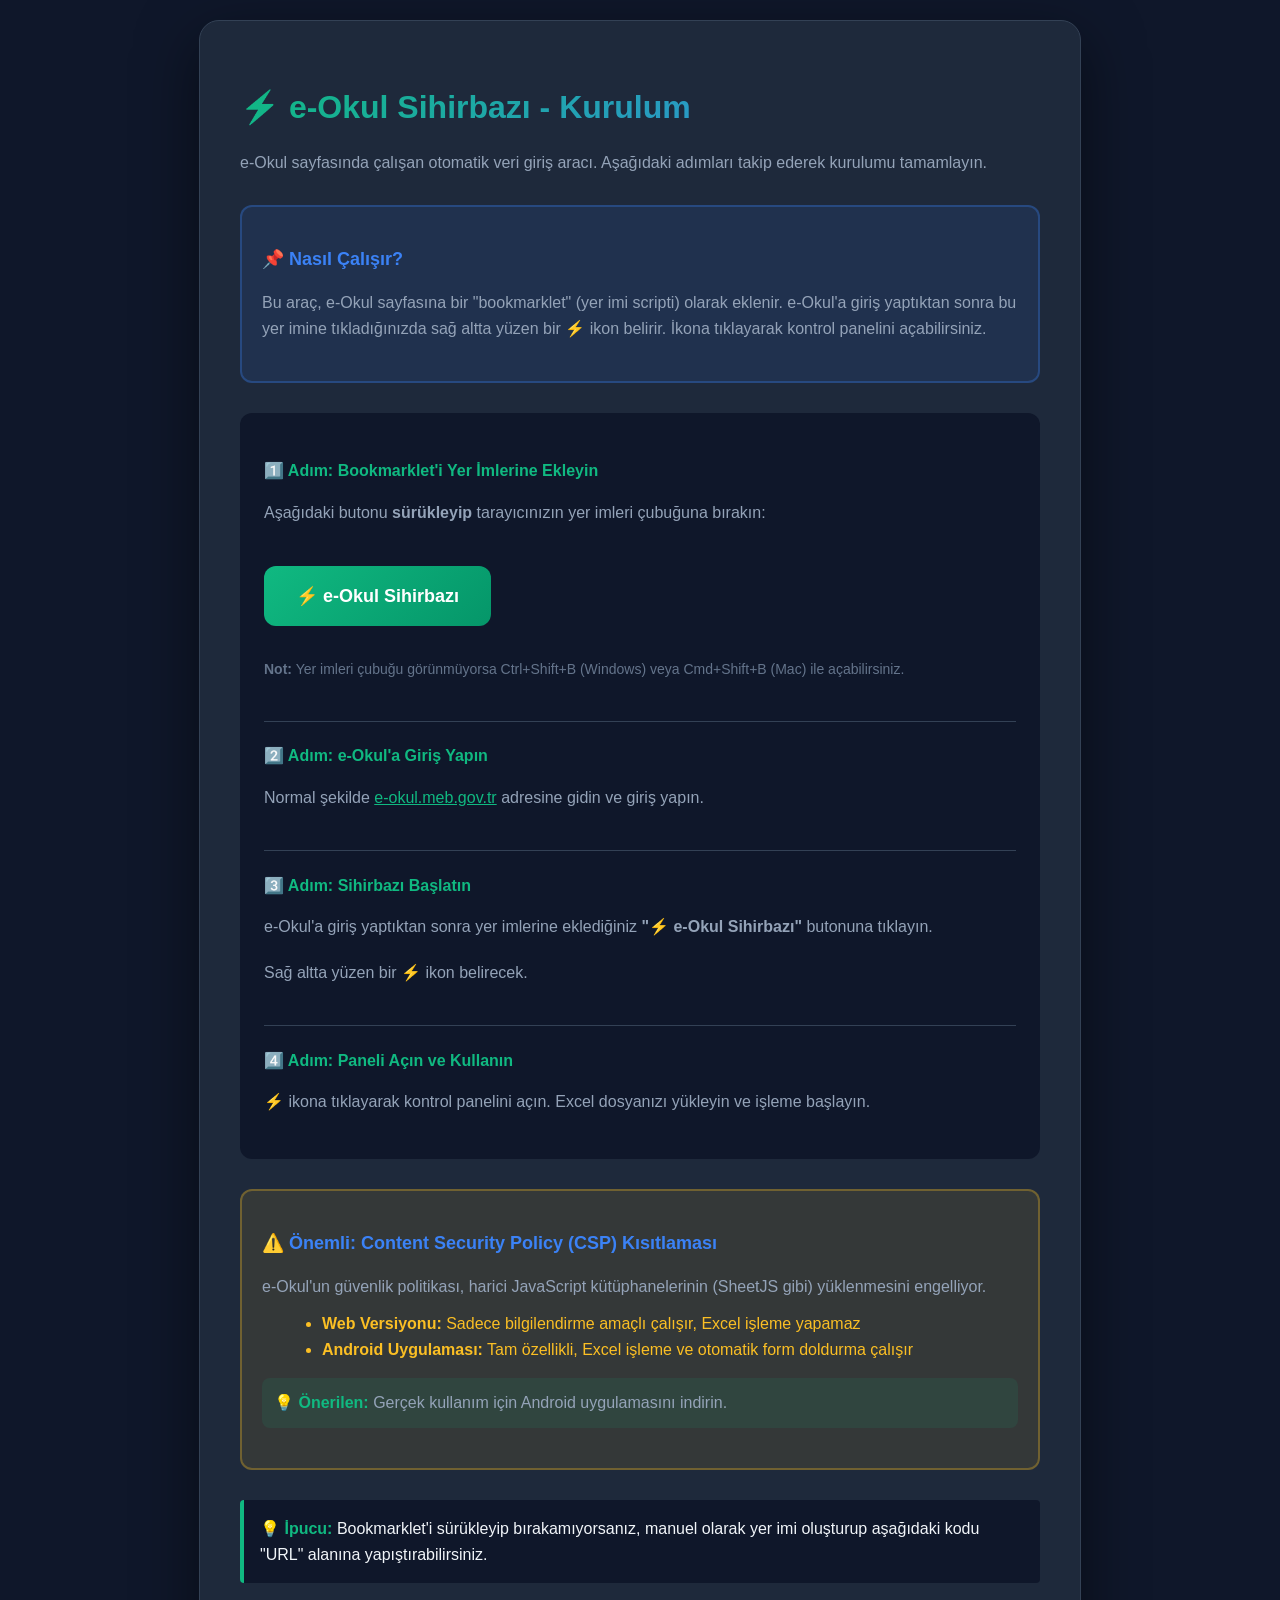
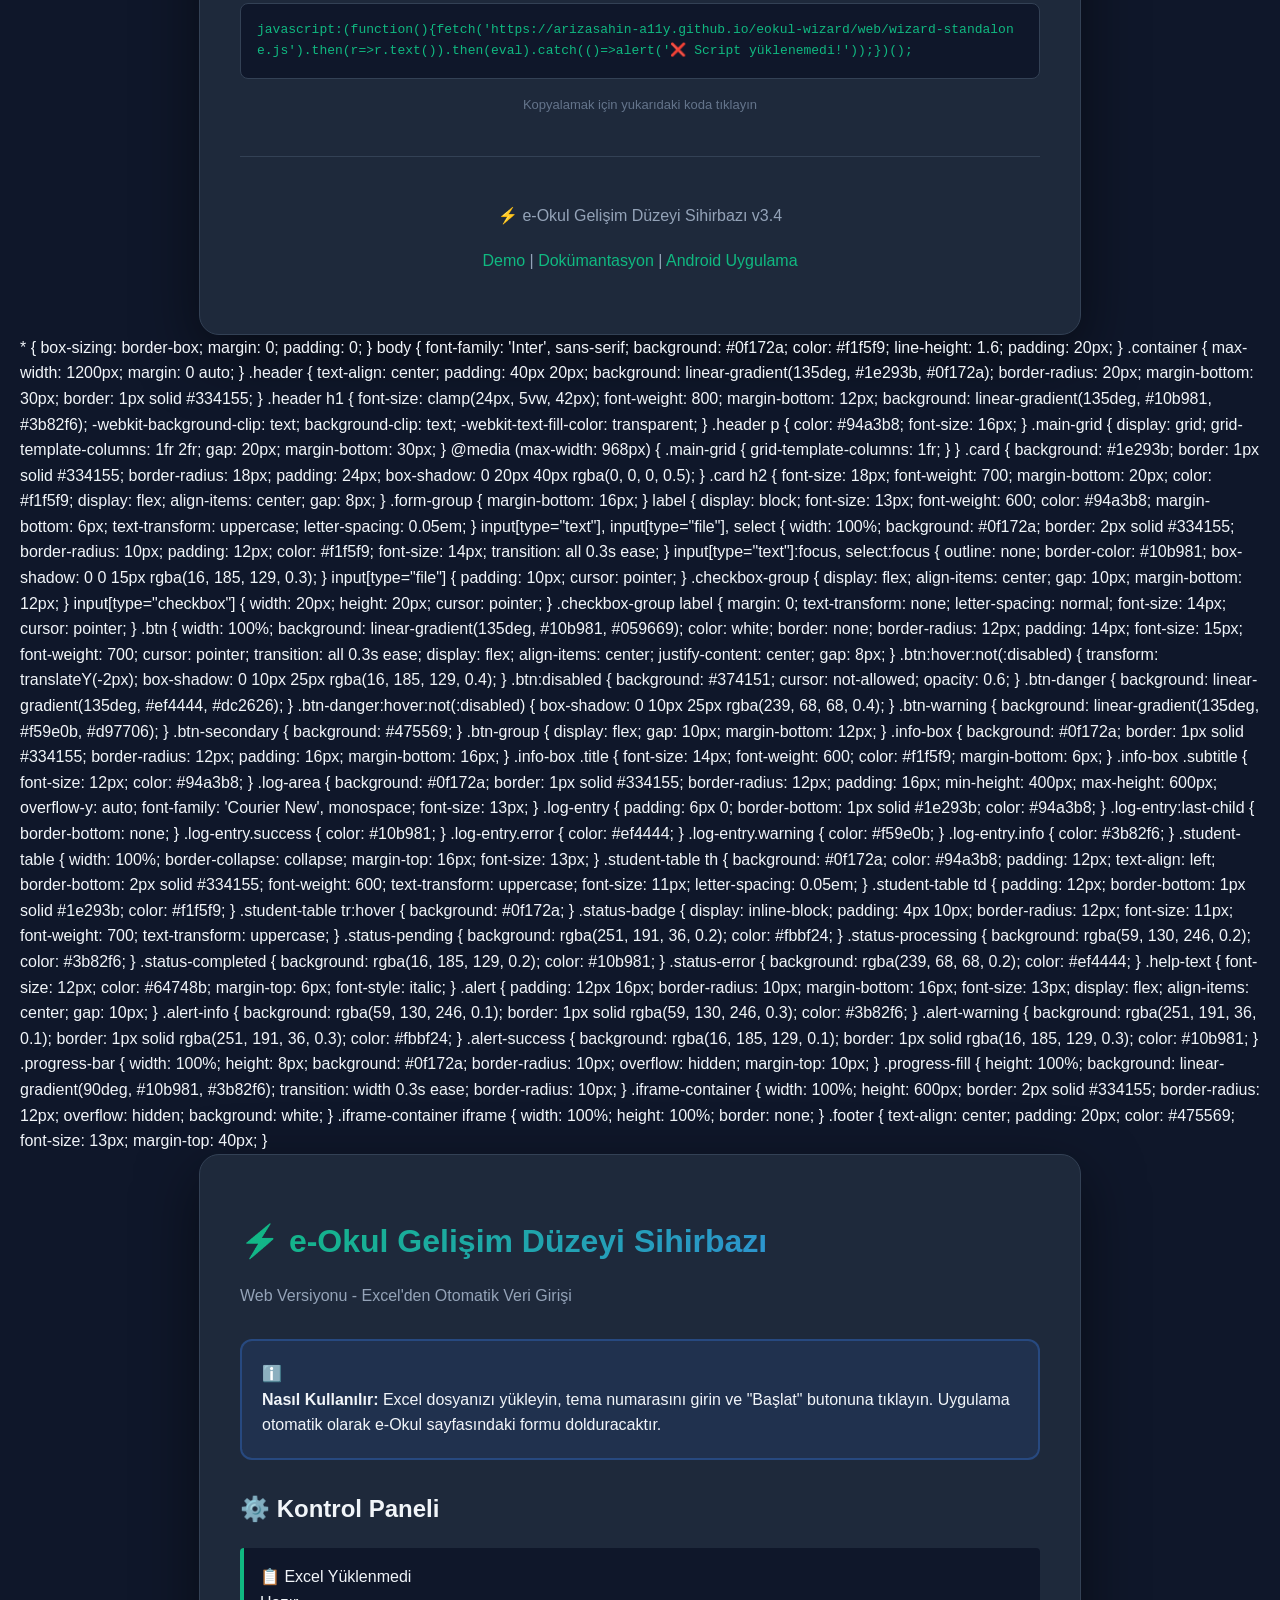
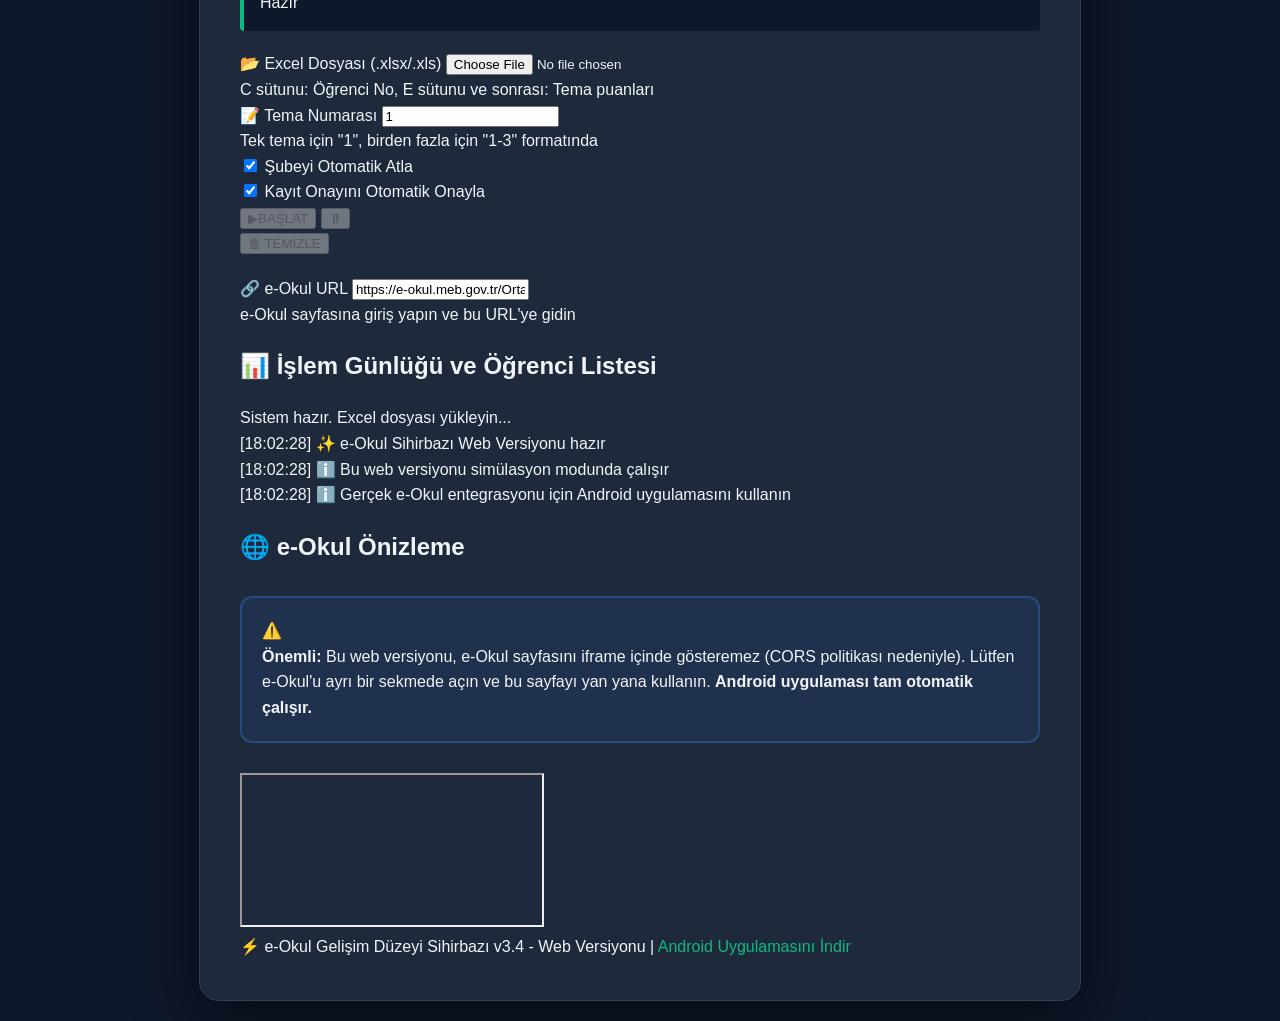
<file: web/index.html>
<!DOCTYPE html>
<html lang="tr">
<head>
    <meta charset="UTF-8">
    <meta name="viewport" content="width=device-width, initial-scale=1.0">
    <title>⚡ e-Okul Sihirbazı - Bookmarklet</title>
    <style>
        body {
            font-family: 'Segoe UI', Tahoma, Geneva, Verdana, sans-serif;
            background: #0f172a;
            color: #f1f5f9;
            padding: 20px;
            line-height: 1.6;
            margin: 0;
        }
        .container {
            max-width: 800px;
            margin: 0 auto;
            background: #1e293b;
            border-radius: 20px;
            padding: 40px;
            box-shadow: 0 20px 60px rgba(0,0,0,0.5);
            border: 1px solid #334155;
        }
        h1 {
            font-size: 32px;
            font-weight: 800;
            margin-bottom: 16px;
            background: linear-gradient(135deg, #10b981, #3b82f6);
            -webkit-background-clip: text;
            background-clip: text;
            -webkit-text-fill-color: transparent;
        }
        p {
            color: #94a3b8;
            margin-bottom: 20px;
            font-size: 16px;
        }
        .alert {
            background: rgba(59, 130, 246, 0.1);
            border: 2px solid rgba(59, 130, 246, 0.3);
            border-radius: 12px;
            padding: 20px;
            margin: 30px 0;
        }
        .alert h3 {
            color: #3b82f6;
            margin-bottom: 10px;
            font-size: 18px;
        }
        .steps {
            background: #0f172a;
            border-radius: 12px;
            padding: 24px;
            margin: 30px 0;
        }
        .step {
            margin-bottom: 20px;
            padding-bottom: 20px;
            border-bottom: 1px solid #334155;
        }
        .step:last-child {
            border-bottom: none;
            margin-bottom: 0;
            padding-bottom: 0;
        }
        .step h4 {
            color: #10b981;
            margin-bottom: 8px;
            font-size: 16px;
        }
        .bookmarklet {
            display: inline-block;
            background: linear-gradient(135deg, #10b981, #059669);
            color: white;
            padding: 16px 32px;
            border-radius: 12px;
            text-decoration: none;
            font-weight: 700;
            font-size: 18px;
            margin: 20px 0;
            transition: all 0.3s ease;
            cursor: move;
            touch-action: manipulation;
            -webkit-tap-highlight-color: transparent;
        }
        .bookmarklet:hover {
            transform: translateY(-2px);
            box-shadow: 0 10px 25px rgba(16, 185, 129, 0.4);
        }
        .bookmarklet:active {
            transform: scale(0.98);
        }
        .code-box {
            background: #0f172a;
            border: 1px solid #334155;
            border-radius: 8px;
            padding: 16px;
            margin: 16px 0;
            font-family: 'Courier New', monospace;
            font-size: 13px;
            color: #10b981;
            overflow-x: auto;
            word-break: break-all;
            cursor: pointer;
            touch-action: manipulation;
        }
        .warning {
            background: rgba(251, 191, 36, 0.1);
            border: 2px solid rgba(251, 191, 36, 0.3);
            color: #fbbf24;
        }
        .info-box {
            background: #0f172a;
            border-left: 4px solid #10b981;
            padding: 16px;
            margin: 20px 0;
            border-radius: 4px;
        }
        .info-box strong {
            color: #10b981;
        }
        
        /* Mobil optimizasyonlar */
        @media (max-width: 768px) {
            body {
                padding: 12px;
            }
            .container {
                padding: 24px 20px;
                border-radius: 16px;
            }
            h1 {
                font-size: 24px;
            }
            p {
                font-size: 15px;
            }
            .alert, .steps {
                padding: 16px;
                margin: 20px 0;
            }
            .alert h3 {
                font-size: 16px;
            }
            .step h4 {
                font-size: 15px;
            }
            .bookmarklet {
                padding: 14px 24px;
                font-size: 16px;
                width: 100%;
                text-align: center;
                box-sizing: border-box;
            }
            .code-box {
                font-size: 11px;
                padding: 12px;
            }
        }
        
        @media (max-width: 480px) {
            .container {
                padding: 20px 16px;
            }
            h1 {
                font-size: 22px;
            }
            .bookmarklet {
                font-size: 15px;
                padding: 12px 20px;
            }
        }
    </style>
</head>
<body>
    <div class="container">
        <h1>⚡ e-Okul Sihirbazı - Kurulum</h1>
        <p>e-Okul sayfasında çalışan otomatik veri giriş aracı. Aşağıdaki adımları takip ederek kurulumu tamamlayın.</p>

        <div class="alert">
            <h3>📌 Nasıl Çalışır?</h3>
            <p>Bu araç, e-Okul sayfasına bir "bookmarklet" (yer imi scripti) olarak eklenir. e-Okul'a giriş yaptıktan sonra bu yer imine tıkladığınızda sağ altta yüzen bir ⚡ ikon belirir. İkona tıklayarak kontrol panelini açabilirsiniz.</p>
        </div>

        <div class="steps">
            <div class="step">
                <h4>1️⃣ Adım: Bookmarklet'i Yer İmlerine Ekleyin</h4>
                <p>Aşağıdaki butonu <strong>sürükleyip</strong> tarayıcınızın yer imleri çubuğuna bırakın:</p>
                <a href="javascript:(function(){fetch('https://arizasahin-a11y.github.io/eokul-wizard/web/wizard-standalone.js').then(r=>r.text()).then(eval).catch(()=>alert('❌ Script yüklenemedi! GitHub Pages aktif mi?'));})();" class="bookmarklet">
                    ⚡ e-Okul Sihirbazı
                </a>
                <p style="margin-top: 12px; font-size: 14px; color: #64748b;">
                    <strong>Not:</strong> Yer imleri çubuğu görünmüyorsa Ctrl+Shift+B (Windows) veya Cmd+Shift+B (Mac) ile açabilirsiniz.
                </p>
            </div>

            <div class="step">
                <h4>2️⃣ Adım: e-Okul'a Giriş Yapın</h4>
                <p>Normal şekilde <a href="https://e-okul.meb.gov.tr" target="_blank" style="color: #10b981;">e-okul.meb.gov.tr</a> adresine gidin ve giriş yapın.</p>
            </div>

            <div class="step">
                <h4>3️⃣ Adım: Sihirbazı Başlatın</h4>
                <p>e-Okul'a giriş yaptıktan sonra yer imlerine eklediğiniz <strong>"⚡ e-Okul Sihirbazı"</strong> butonuna tıklayın.</p>
                <p>Sağ altta yüzen bir ⚡ ikon belirecek.</p>
            </div>

            <div class="step">
                <h4>4️⃣ Adım: Paneli Açın ve Kullanın</h4>
                <p>⚡ ikona tıklayarak kontrol panelini açın. Excel dosyanızı yükleyin ve işleme başlayın.</p>
            </div>
        </div>

        <div class="alert warning">
            <h3>⚠️ Önemli: Content Security Policy (CSP) Kısıtlaması</h3>
            <p style="margin-bottom: 12px;">e-Okul'un güvenlik politikası, harici JavaScript kütüphanelerinin (SheetJS gibi) yüklenmesini engelliyor.</p>
            <ul style="margin-left: 20px; margin-top: 10px;">
                <li><strong>Web Versiyonu:</strong> Sadece bilgilendirme amaçlı çalışır, Excel işleme yapamaz</li>
                <li><strong>Android Uygulaması:</strong> Tam özellikli, Excel işleme ve otomatik form doldurma çalışır</li>
            </ul>
            <p style="margin-top: 12px; padding: 12px; background: rgba(16, 185, 129, 0.1); border-radius: 8px;">
                <strong style="color: #10b981;">💡 Önerilen:</strong> Gerçek kullanım için Android uygulamasını indirin.
            </p>
        </div>

        <div class="info-box">
            <strong>💡 İpucu:</strong> Bookmarklet'i sürükleyip bırakamıyorsanız, manuel olarak yer imi oluşturup aşağıdaki kodu "URL" alanına yapıştırabilirsiniz.
        </div>

        <div class="code-box" id="bookmarkletCode" style="cursor: pointer;" onclick="copyCode()">
javascript:(function(){fetch('https://arizasahin-a11y.github.io/eokul-wizard/web/wizard-standalone.js').then(r=>r.text()).then(eval).catch(()=>alert('❌ Script yüklenemedi!'));})();
        </div>
        <p style="text-align: center; font-size: 13px; color: #64748b; margin-top: 8px;">
            Kopyalamak için yukarıdaki koda tıklayın
        </p>

        <div style="margin-top: 40px; padding-top: 30px; border-top: 1px solid #334155; text-align: center; color: #64748b; font-size: 14px;">
            <p>⚡ e-Okul Gelişim Düzeyi Sihirbazı v3.4</p>
            <p style="margin-top: 10px;">
                <a href="demo.html" style="color: #10b981; text-decoration: none;">Demo</a> | 
                <a href="README.md" style="color: #10b981; text-decoration: none;">Dokümantasyon</a> | 
                <a href="../docs/index.html" style="color: #10b981; text-decoration: none;">Android Uygulama</a>
            </p>
        </div>
    </div>

    <script>
        function copyCode() {
            const code = document.getElementById('bookmarkletCode').textContent;
            navigator.clipboard.writeText(code).then(() => {
                const box = document.getElementById('bookmarkletCode');
                const originalBg = box.style.background;
                box.style.background = 'rgba(16, 185, 129, 0.2)';
                setTimeout(() => {
                    box.style.background = originalBg;
                }, 500);
            });
        }
    </script>
        * { box-sizing: border-box; margin: 0; padding: 0; }
        
        body {
            font-family: 'Inter', sans-serif;
            background: #0f172a;
            color: #f1f5f9;
            line-height: 1.6;
            padding: 20px;
        }

        .container {
            max-width: 1200px;
            margin: 0 auto;
        }

        .header {
            text-align: center;
            padding: 40px 20px;
            background: linear-gradient(135deg, #1e293b, #0f172a);
            border-radius: 20px;
            margin-bottom: 30px;
            border: 1px solid #334155;
        }

        .header h1 {
            font-size: clamp(24px, 5vw, 42px);
            font-weight: 800;
            margin-bottom: 12px;
            background: linear-gradient(135deg, #10b981, #3b82f6);
            -webkit-background-clip: text;
            background-clip: text;
            -webkit-text-fill-color: transparent;
        }

        .header p {
            color: #94a3b8;
            font-size: 16px;
        }

        .main-grid {
            display: grid;
            grid-template-columns: 1fr 2fr;
            gap: 20px;
            margin-bottom: 30px;
        }

        @media (max-width: 968px) {
            .main-grid {
                grid-template-columns: 1fr;
            }
        }

        .card {
            background: #1e293b;
            border: 1px solid #334155;
            border-radius: 18px;
            padding: 24px;
            box-shadow: 0 20px 40px rgba(0, 0, 0, 0.5);
        }

        .card h2 {
            font-size: 18px;
            font-weight: 700;
            margin-bottom: 20px;
            color: #f1f5f9;
            display: flex;
            align-items: center;
            gap: 8px;
        }

        .form-group {
            margin-bottom: 16px;
        }

        label {
            display: block;
            font-size: 13px;
            font-weight: 600;
            color: #94a3b8;
            margin-bottom: 6px;
            text-transform: uppercase;
            letter-spacing: 0.05em;
        }

        input[type="text"],
        input[type="file"],
        select {
            width: 100%;
            background: #0f172a;
            border: 2px solid #334155;
            border-radius: 10px;
            padding: 12px;
            color: #f1f5f9;
            font-size: 14px;
            transition: all 0.3s ease;
        }

        input[type="text"]:focus,
        select:focus {
            outline: none;
            border-color: #10b981;
            box-shadow: 0 0 15px rgba(16, 185, 129, 0.3);
        }

        input[type="file"] {
            padding: 10px;
            cursor: pointer;
        }

        .checkbox-group {
            display: flex;
            align-items: center;
            gap: 10px;
            margin-bottom: 12px;
        }

        input[type="checkbox"] {
            width: 20px;
            height: 20px;
            cursor: pointer;
        }

        .checkbox-group label {
            margin: 0;
            text-transform: none;
            letter-spacing: normal;
            font-size: 14px;
            cursor: pointer;
        }

        .btn {
            width: 100%;
            background: linear-gradient(135deg, #10b981, #059669);
            color: white;
            border: none;
            border-radius: 12px;
            padding: 14px;
            font-size: 15px;
            font-weight: 700;
            cursor: pointer;
            transition: all 0.3s ease;
            display: flex;
            align-items: center;
            justify-content: center;
            gap: 8px;
        }

        .btn:hover:not(:disabled) {
            transform: translateY(-2px);
            box-shadow: 0 10px 25px rgba(16, 185, 129, 0.4);
        }

        .btn:disabled {
            background: #374151;
            cursor: not-allowed;
            opacity: 0.6;
        }

        .btn-danger {
            background: linear-gradient(135deg, #ef4444, #dc2626);
        }

        .btn-danger:hover:not(:disabled) {
            box-shadow: 0 10px 25px rgba(239, 68, 68, 0.4);
        }

        .btn-warning {
            background: linear-gradient(135deg, #f59e0b, #d97706);
        }

        .btn-secondary {
            background: #475569;
        }

        .btn-group {
            display: flex;
            gap: 10px;
            margin-bottom: 12px;
        }

        .info-box {
            background: #0f172a;
            border: 1px solid #334155;
            border-radius: 12px;
            padding: 16px;
            margin-bottom: 16px;
        }

        .info-box .title {
            font-size: 14px;
            font-weight: 600;
            color: #f1f5f9;
            margin-bottom: 6px;
        }

        .info-box .subtitle {
            font-size: 12px;
            color: #94a3b8;
        }

        .log-area {
            background: #0f172a;
            border: 1px solid #334155;
            border-radius: 12px;
            padding: 16px;
            min-height: 400px;
            max-height: 600px;
            overflow-y: auto;
            font-family: 'Courier New', monospace;
            font-size: 13px;
        }

        .log-entry {
            padding: 6px 0;
            border-bottom: 1px solid #1e293b;
            color: #94a3b8;
        }

        .log-entry:last-child {
            border-bottom: none;
        }

        .log-entry.success {
            color: #10b981;
        }

        .log-entry.error {
            color: #ef4444;
        }

        .log-entry.warning {
            color: #f59e0b;
        }

        .log-entry.info {
            color: #3b82f6;
        }

        .student-table {
            width: 100%;
            border-collapse: collapse;
            margin-top: 16px;
            font-size: 13px;
        }

        .student-table th {
            background: #0f172a;
            color: #94a3b8;
            padding: 12px;
            text-align: left;
            border-bottom: 2px solid #334155;
            font-weight: 600;
            text-transform: uppercase;
            font-size: 11px;
            letter-spacing: 0.05em;
        }

        .student-table td {
            padding: 12px;
            border-bottom: 1px solid #1e293b;
            color: #f1f5f9;
        }

        .student-table tr:hover {
            background: #0f172a;
        }

        .status-badge {
            display: inline-block;
            padding: 4px 10px;
            border-radius: 12px;
            font-size: 11px;
            font-weight: 700;
            text-transform: uppercase;
        }

        .status-pending {
            background: rgba(251, 191, 36, 0.2);
            color: #fbbf24;
        }

        .status-processing {
            background: rgba(59, 130, 246, 0.2);
            color: #3b82f6;
        }

        .status-completed {
            background: rgba(16, 185, 129, 0.2);
            color: #10b981;
        }

        .status-error {
            background: rgba(239, 68, 68, 0.2);
            color: #ef4444;
        }

        .help-text {
            font-size: 12px;
            color: #64748b;
            margin-top: 6px;
            font-style: italic;
        }

        .alert {
            padding: 12px 16px;
            border-radius: 10px;
            margin-bottom: 16px;
            font-size: 13px;
            display: flex;
            align-items: center;
            gap: 10px;
        }

        .alert-info {
            background: rgba(59, 130, 246, 0.1);
            border: 1px solid rgba(59, 130, 246, 0.3);
            color: #3b82f6;
        }

        .alert-warning {
            background: rgba(251, 191, 36, 0.1);
            border: 1px solid rgba(251, 191, 36, 0.3);
            color: #fbbf24;
        }

        .alert-success {
            background: rgba(16, 185, 129, 0.1);
            border: 1px solid rgba(16, 185, 129, 0.3);
            color: #10b981;
        }

        .progress-bar {
            width: 100%;
            height: 8px;
            background: #0f172a;
            border-radius: 10px;
            overflow: hidden;
            margin-top: 10px;
        }

        .progress-fill {
            height: 100%;
            background: linear-gradient(90deg, #10b981, #3b82f6);
            transition: width 0.3s ease;
            border-radius: 10px;
        }

        .iframe-container {
            width: 100%;
            height: 600px;
            border: 2px solid #334155;
            border-radius: 12px;
            overflow: hidden;
            background: white;
        }

        .iframe-container iframe {
            width: 100%;
            height: 100%;
            border: none;
        }

        .footer {
            text-align: center;
            padding: 20px;
            color: #475569;
            font-size: 13px;
            margin-top: 40px;
        }
    </style>
</head>
<body>
    <div class="container">
        <div class="header">
            <h1>⚡ e-Okul Gelişim Düzeyi Sihirbazı</h1>
            <p>Web Versiyonu - Excel'den Otomatik Veri Girişi</p>
        </div>

        <div class="alert alert-info">
            <span>ℹ️</span>
            <div>
                <strong>Nasıl Kullanılır:</strong> Excel dosyanızı yükleyin, tema numarasını girin ve "Başlat" butonuna tıklayın. 
                Uygulama otomatik olarak e-Okul sayfasındaki formu dolduracaktır.
            </div>
        </div>

        <div class="main-grid">
            <!-- Sol Panel - Kontroller -->
            <div class="card">
                <h2>⚙️ Kontrol Paneli</h2>

                <div class="info-box">
                    <div class="title" id="studentCount">📋 Excel Yüklenmedi</div>
                    <div class="subtitle" id="statusText">Hazır</div>
                    <div class="progress-bar">
                        <div class="progress-fill" id="progressBar" style="width: 0%"></div>
                    </div>
                </div>

                <div class="form-group">
                    <label>📂 Excel Dosyası (.xlsx/.xls)</label>
                    <input type="file" id="excelFile" accept=".xlsx,.xls">
                    <div class="help-text">C sütunu: Öğrenci No, E sütunu ve sonrası: Tema puanları</div>
                </div>

                <div class="form-group">
                    <label>📝 Tema Numarası</label>
                    <input type="text" id="themeRange" value="1" placeholder="Örn: 1 veya 1-3">
                    <div class="help-text">Tek tema için "1", birden fazla için "1-3" formatında</div>
                </div>

                <div class="checkbox-group">
                    <input type="checkbox" id="autoNextClass" checked>
                    <label for="autoNextClass">Şubeyi Otomatik Atla</label>
                </div>

                <div class="checkbox-group">
                    <input type="checkbox" id="autoConfirm" checked>
                    <label for="autoConfirm">Kayıt Onayını Otomatik Onayla</label>
                </div>

                <div class="btn-group">
                    <button class="btn" id="startBtn" disabled>
                        <span>▶</span>
                        <span>BAŞLAT</span>
                    </button>
                    <button class="btn btn-secondary" id="pauseBtn" disabled>
                        <span>⏸</span>
                    </button>
                </div>

                <button class="btn btn-danger" id="clearBtn" disabled>
                    <span>🗑</span>
                    <span>TEMİZLE</span>
                </button>

                <div class="form-group" style="margin-top: 20px;">
                    <label>🔗 e-Okul URL</label>
                    <input type="text" id="eokulUrl" value="https://e-okul.meb.gov.tr/OrtaOgretim/OKL/OOK07015.aspx" readonly>
                    <div class="help-text">e-Okul sayfasına giriş yapın ve bu URL'ye gidin</div>
                </div>
            </div>

            <!-- Sağ Panel - Log ve Öğrenci Listesi -->
            <div class="card">
                <h2>📊 İşlem Günlüğü ve Öğrenci Listesi</h2>
                
                <div class="log-area" id="logArea">
                    <div class="log-entry info">Sistem hazır. Excel dosyası yükleyin...</div>
                </div>

                <div id="studentListContainer" style="display: none; margin-top: 20px;">
                    <h3 style="font-size: 16px; margin-bottom: 12px; color: #f1f5f9;">Yüklenen Öğrenciler</h3>
                    <div style="max-height: 300px; overflow-y: auto;">
                        <table class="student-table">
                            <thead>
                                <tr>
                                    <th>#</th>
                                    <th>Öğrenci No</th>
                                    <th>Tema Puanları</th>
                                    <th>Durum</th>
                                </tr>
                            </thead>
                            <tbody id="studentTableBody">
                            </tbody>
                        </table>
                    </div>
                </div>
            </div>
        </div>

        <div class="card">
            <h2>🌐 e-Okul Önizleme</h2>
            <div class="alert alert-warning">
                <span>⚠️</span>
                <div>
                    <strong>Önemli:</strong> Bu web versiyonu, e-Okul sayfasını iframe içinde gösteremez (CORS politikası nedeniyle). 
                    Lütfen e-Okul'u ayrı bir sekmede açın ve bu sayfayı yan yana kullanın. 
                    <strong>Android uygulaması tam otomatik çalışır.</strong>
                </div>
            </div>
            <div class="iframe-container">
                <iframe id="eokulFrame" src="about:blank"></iframe>
            </div>
        </div>

        <div class="footer">
            ⚡ e-Okul Gelişim Düzeyi Sihirbazı v3.4 - Web Versiyonu | 
            <a href="../docs/index.html" style="color: #10b981; text-decoration: none;">Android Uygulamasını İndir</a>
        </div>
    </div>

    <script src="app.js"></script>
</body>
</html>
</file>
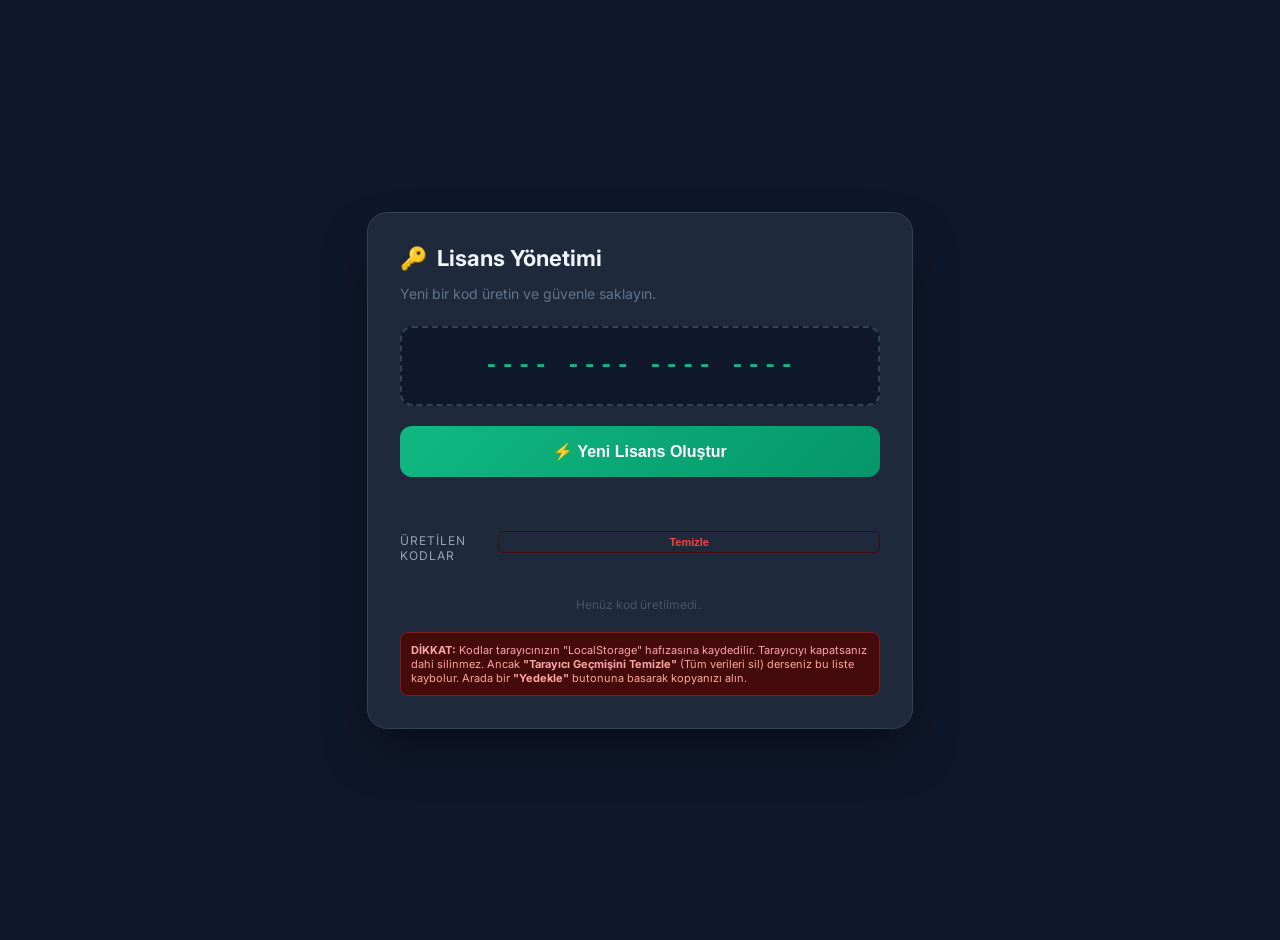
<file: lisans_admin.html>
<!DOCTYPE html>
<html lang="tr">
<head>
<meta charset="UTF-8">
<meta name="viewport" content="width=device-width, initial-scale=1.0">
<title>🔑 e-Okul Lisans Yönetimi</title>
<style>
  @import url('https://fonts.googleapis.com/css2?family=Inter:wght@400;500;600;700&display=swap');
  body { margin: 0; background: #0f172a; color: #f1f5f9; font-family: 'Inter', sans-serif; 
         display: flex; align-items: center; justify-content: center; min-height: 100vh; padding: 20px; }
  .card { background: #1e293b; border: 1px solid #334155; border-radius: 20px; 
          padding: 32px; width: 100%; max-width: 480px; box-shadow: 0 25px 50px -12px rgba(0,0,0,0.5); }
  h1 { font-size: 22px; margin: 0 0 8px; font-weight: 700; display: flex; align-items: center; gap: 10px; }
  .sub { color: #64748b; font-size: 14px; margin-bottom: 24px; }
  
  .code-display { background: #0f172a; border: 2px dashed #334155; border-radius: 12px; 
                  padding: 24px; text-align: center; margin-bottom: 20px; transition: 0.3s; }
  .code-display.active { border-color: #10b981; background: #064e3b20; }
  #current-key { font-family: monospace; font-size: 24px; font-weight: 700; color: #10b981; 
                 letter-spacing: 2px; display: block; min-height: 28px; }
  
  button { width: 100%; background: linear-gradient(135deg,#10b981,#059669); color: #fff; 
           border: none; border-radius: 12px; padding: 16px; font-size: 16px; font-weight: 700; 
           cursor: pointer; transition: 0.2s; margin-bottom: 12px; }
  button:hover { transform: translateY(-2px); box-shadow: 0 10px 15px -3px rgba(16,185,129,0.4); }
  button:active { transform: translateY(0); }
  
  .history-header { font-size: 12px; color: #94a3b8; text-transform: uppercase; 
                    letter-spacing: 1px; margin: 32px 0 12px; display: flex; 
                    justify-content: space-between; align-items: center; }
  .history-list { display: flex; flex-direction: column; gap: 8px; max-height: 200px; 
                  overflow-y: auto; padding-right: 5px; }
  .history-item { background: #0f172a; padding: 10px 16px; border-radius: 8px; 
                  font-size: 13px; font-family: monospace; display: flex; 
                  justify-content: space-between; align-items: center; border: 1px solid #1e293b; }
  .history-item span { color: #94a3b8; font-size: 11px;}
  .history-item b { color: #f1f5f9; cursor: pointer; }
  .history-item b:hover { color: #10b981; text-decoration: underline; }

  .copy-toast { position: fixed; bottom: 20px; background: #10b981; color: #fff; 
                padding: 10px 20px; border-radius: 30px; font-size: 14px; 
                font-weight: 600; opacity: 0; transition: 0.3s; pointer-events: none; }
  
  /* Scrollbar */
  .history-list::-webkit-scrollbar { width: 6px; }
  .history-list::-webkit-scrollbar-thumb { background: #334155; border-radius: 10px; }

  .tool-box { display: flex; gap: 10px; margin-top: 10px; }
  .tool-btn { background: #334155; padding: 10px; font-size: 12px; border-radius: 10px; flex: 1; }
  .clear-btn { background: transparent; border: 1px solid #450a0a; color: #ef4444; 
               font-size: 11px; padding: 4px 8px; border-radius: 6px; cursor: pointer; }
  .clear-btn:hover { background: #450a0a; }

  .alert { background: #450a0a; color: #fca5a5; font-size: 11px; padding: 10px; 
           border-radius: 8px; margin-top: 20px; border: 1px solid #7f1d1d; }
</style>
</head>
<body>

<div class="card">
  <h1><span>🔑</span> Lisans Yönetimi</h1>
  <p class="sub">Yeni bir kod üretin ve güvenle saklayın.</p>

  <div class="code-display" id="display-container">
    <span id="current-key">---- ---- ---- ----</span>
  </div>

  <button onclick="generateSingle()">⚡ Yeni Lisans Oluştur</button>
  
  <div class="tool-box">
    <button id="copy-btn" class="tool-btn" style="display:none;" onclick="copyCurrent()">📋 Kopyala</button>
    <button id="dl-btn" class="tool-btn" style="display:none;" onclick="downloadHistory()">💾 Yedekle (CSV)</button>
  </div>

  <div class="history-header">
    <span>ÜRETİLEN KODLAR</span>
    <button class="clear-btn" onclick="clearHistory()">Temizle</button>
  </div>
  <div class="history-list" id="history-box">
    <!-- Geçmiş buraya gelecek -->
  </div>
  
  <div class="alert">
    <b>DİKKAT:</b> Kodlar tarayıcınızın "LocalStorage" hafızasına kaydedilir. Tarayıcıyı kapatsanız dahi silinmez. Ancak <b>"Tarayıcı Geçmişini Temizle"</b> (Tüm verileri sil) derseniz bu liste kaybolur. Arada bir <b>"Yedekle"</b> butonuna basarak kopyanızı alın.
  </div>
</div>

<div class="copy-toast" id="toast">Kopyalandı!</div>

<script>
const _ALPHA = '23456789ABCDEFGHJKLMNPQRSTUVWXYZ';
const _SALT  = 0x7A59;
const STORAGE_KEY = 'eokul_keys_v3';

function _licHash(body) {
  let h = _SALT;
  for (let c of body) { h += c.charCodeAt(0); h = (h * 31) & 0xFFFFFF; }
  return [20,15,10,5].map(s => _ALPHA[(h>>s)&0x1F]).join('');
}

function genKey() {
  const b = Array.from({length:12}, () => _ALPHA[Math.floor(Math.random()*32)]).join('');
  const chk = _licHash(b);
  const full = b + chk;
  return [0,4,8,12].map(i => full.slice(i,i+4)).join('-');
}

function getHistory() {
  return JSON.parse(localStorage.getItem(STORAGE_KEY) || '[]');
}

function saveToHistory(key) {
  const history = getHistory();
  history.unshift({key, date: new Date().toLocaleString('tr-TR')});
  localStorage.setItem(STORAGE_KEY, JSON.stringify(history));
  renderHistory();
}

function renderHistory() {
  const history = getHistory();
  const box = document.getElementById('history-box');
  const dlBtn = document.getElementById('dl-btn');
  
  box.innerHTML = history.length ? '' : '<div style="text-align:center; color:#475569; font-size:12px; margin-top:20px;">Henüz kod üretilmedi.</div>';
  dlBtn.style.display = history.length ? 'block' : 'none';

  history.forEach((item) => {
    const div = document.createElement('div');
    div.className = 'history-item';
    div.innerHTML = `
      <b onclick="copyText('${item.key}')">${item.key}</b>
      <span>${item.date.split(' ')[0]}</span>
    `;
    box.appendChild(div);
  });
}

function generateSingle() {
  const key = genKey();
  const history = getHistory();
  if (history.some(h => h.key === key)) return generateSingle();

  document.getElementById('current-key').textContent = key;
  document.getElementById('display-container').classList.add('active');
  document.getElementById('copy-btn').style.display = 'block';
  
  saveToHistory(key);
}

function copyCurrent() {
  const key = document.getElementById('current-key').textContent;
  copyText(key);
}

function copyText(text) {
  navigator.clipboard.writeText(text).then(() => {
    const toast = document.getElementById('toast');
    toast.style.opacity = '1';
    setTimeout(() => { toast.style.opacity = '0'; }, 2000);
  });
}

function downloadHistory() {
  const history = getHistory();
  let csv = 'Lisans Anahtarı,Üretim Tarihi\n';
  history.forEach(i => { csv += `${i.key},${i.date}\n`; });
  
  const blob = new Blob([csv], { type: 'text/csv;charset=utf-8;' });
  const link = document.createElement('a');
  link.href = URL.createObjectURL(blob);
  link.setAttribute('download', 'eokul_lisans_yedek.csv');
  link.click();
}

function clearHistory() {
  if (confirm('Tüm üretim geçmişi silinsin mi?')) {
    localStorage.removeItem(STORAGE_KEY);
    renderHistory();
    document.getElementById('current-key').textContent = '---- ---- ---- ----';
    document.getElementById('display-container').classList.remove('active');
    document.getElementById('copy-btn').style.display = 'none';
  }
}

renderHistory();
</script>

</body>
</html>
</file>
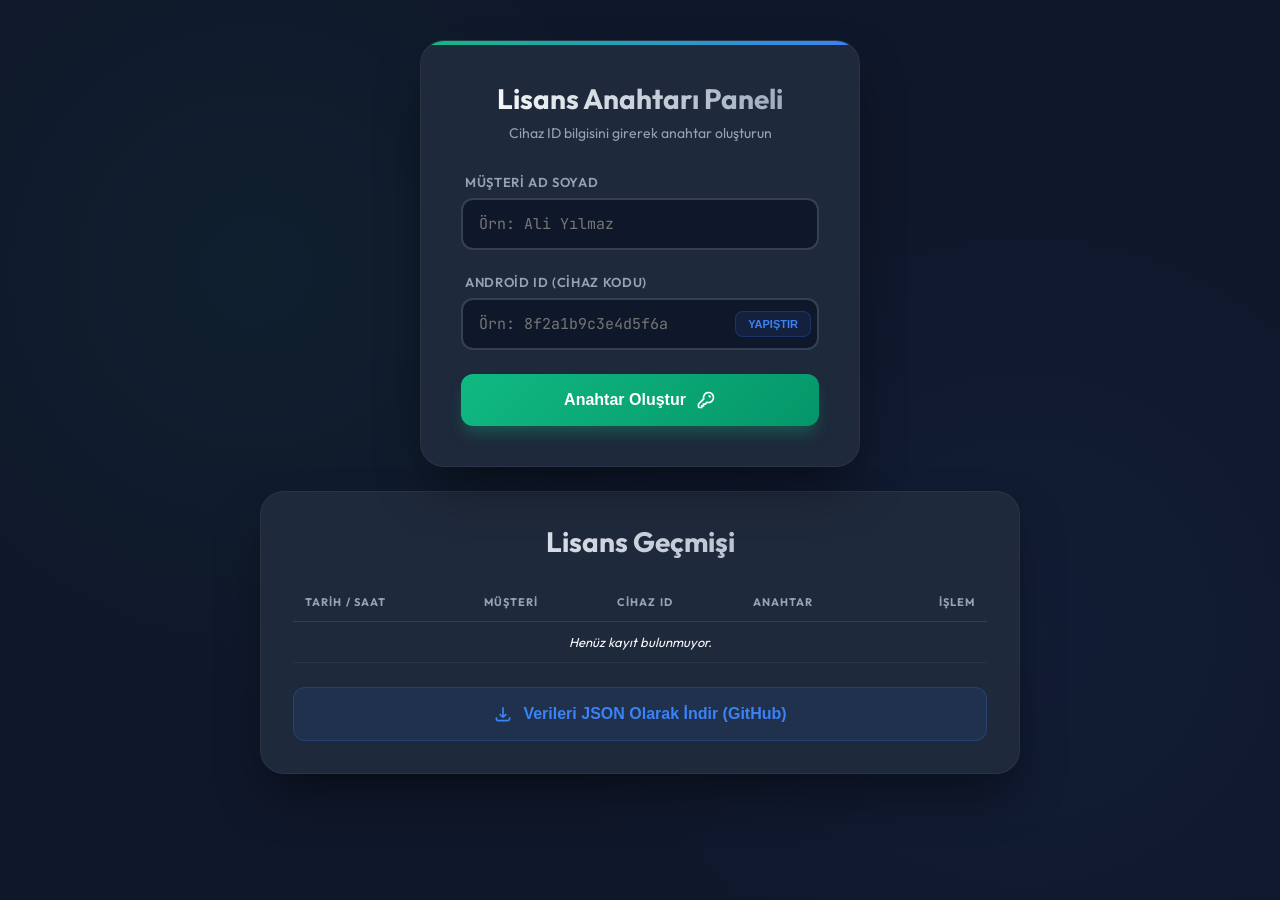
<file: docs/alg.html>
<!DOCTYPE html>
<html lang="tr">
<head>
    <meta charset="UTF-8">
    <meta name="viewport" content="width=device-width, initial-scale=1.0">
    <title>e-Okul Sihirbazı | Lisans Oluşturucu</title>
    <link rel="preconnect" href="https://fonts.googleapis.com">
    <link rel="preconnect" href="https://fonts.gstatic.com" crossorigin>
    <link href="https://fonts.googleapis.com/css2?family=Outfit:wght@300;400;600;700&family=JetBrains+Mono:wght@400;700&display=swap" rel="stylesheet">
    <style>
        :root {
            --bg: #0f172a;
            --card-bg: #1e293b;
            --primary: #10b981;
            --primary-glow: rgba(16, 185, 129, 0.4);
            --secondary: #3b82f6;
            --text-main: #f8fafc;
            --text-dim: #94a3b8;
            --accent: #7c3aed;
        }

        * { box-sizing: border-box; margin: 0; padding: 0; }
        
        body {
            font-family: 'Outfit', sans-serif;
            background-color: var(--bg);
            color: var(--text-main);
            display: flex;
            align-items: flex-start;
            justify-content: center;
            min-height: 100vh;
            overflow-y: auto;
            background-image: 
                radial-gradient(circle at 20% 30%, rgba(16, 185, 129, 0.05) 0%, transparent 40%),
                radial-gradient(circle at 80% 70%, rgba(59, 130, 246, 0.05) 0%, transparent 40%);
        }

        .container {
            width: 100%;
            max-width: 800px;
            padding: 40px 20px;
            display: flex;
            flex-direction: column;
            align-items: center;
            gap: 24px;
        }

        .card {
            width: 100%;
            max-width: 440px;
            background: var(--card-bg);
            border-radius: 24px;
            padding: 40px;
            box-shadow: 0 25px 50px -12px rgba(0, 0, 0, 0.5);
            border: 1px solid rgba(255, 255, 255, 0.05);
            position: relative;
            overflow: hidden;
            backdrop-filter: blur(10px);
        }

        .card::before {
            content: '';
            position: absolute;
            top: 0; left: 0; right: 0; height: 4px;
            background: linear-gradient(90deg, var(--primary), var(--secondary));
        }

        h1 {
            font-size: 28px;
            font-weight: 700;
            margin-bottom: 8px;
            background: linear-gradient(to right, #fff, var(--text-dim));
            -webkit-background-clip: text;
            background-clip: text;
            -webkit-text-fill-color: transparent;
            text-align: center;
        }

        .subtitle {
            color: var(--text-dim);
            font-size: 14px;
            text-align: center;
            margin-bottom: 32px;
        }

        .input-group {
            margin-bottom: 24px;
        }

        label {
            display: block;
            font-size: 13px;
            font-weight: 600;
            color: var(--text-dim);
            margin-bottom: 8px;
            margin-left: 4px;
            text-transform: uppercase;
            letter-spacing: 0.05em;
        }

        input {
            width: 100%;
            background: #0f172a;
            border: 2px solid #334155;
            border-radius: 12px;
            padding: 14px 16px;
            padding-right: 90px; /* Prevent overlap with Paste button */
            color: #fff;
            font-family: 'JetBrains Mono', monospace;
            font-size: 15px;
            transition: all 0.3s ease;
            outline: none;
        }

        input:focus {
            border-color: var(--primary);
            box-shadow: 0 0 15px var(--primary-glow);
        }

        .input-wrapper {
            position: relative;
            display: flex;
            align-items: center;
        }

        .btn-paste {
            position: absolute;
            right: 8px;
            background: rgba(59, 130, 246, 0.1);
            color: var(--secondary);
            border: 1px solid rgba(59, 130, 246, 0.2);
            padding: 6px 12px;
            border-radius: 8px;
            font-size: 11px;
            font-weight: 700;
            cursor: pointer;
            transition: all 0.2s;
            text-transform: uppercase;
        }

        .btn-paste:hover {
            background: var(--secondary);
            color: white;
        }

        .btn {
            width: 100%;
            background: linear-gradient(135deg, var(--primary), #059669);
            color: white;
            border: none;
            border-radius: 12px;
            padding: 16px;
            font-size: 16px;
            font-weight: 700;
            cursor: pointer;
            transition: all 0.3s cubic-bezier(0.4, 0, 0.2, 1);
            box-shadow: 0 10px 15px -3px rgba(16, 185, 129, 0.3);
            display: flex;
            align-items: center;
            justify-content: center;
            gap: 10px;
        }

        .btn:hover {
            transform: translateY(-2px);
            box-shadow: 0 20px 25px -5px rgba(16, 185, 129, 0.4);
        }

        .btn:active {
            transform: translateY(0);
        }

        .result-area {
            margin-top: 32px;
            padding-top: 32px;
            border-top: 1px solid rgba(255, 255, 255, 0.05);
            display: none;
            animation: fadeIn 0.5s ease forwards;
        }

        @keyframes fadeIn {
            from { opacity: 0; transform: translateY(10px); }
            to { opacity: 1; transform: translateY(0); }
        }

        .key-display {
            background: #0f172a;
            padding: 20px;
            border-radius: 16px;
            text-align: center;
            position: relative;
            cursor: pointer;
            border: 2px dashed rgba(16, 185, 129, 0.3);
            transition: all 0.3s ease;
        }

        .key-display:hover {
            border-color: var(--primary);
            background: rgba(16, 185, 129, 0.05);
        }

        .key-text {
            font-family: 'JetBrains Mono', monospace;
            font-size: 20px;
            font-weight: 700;
            color: var(--primary);
            letter-spacing: 2px;
        }

        .copy-hint {
            font-size: 11px;
            color: var(--text-dim);
            margin-top: 8px;
        }

        .toast {
            position: fixed;
            bottom: 30px;
            left: 50%;
            transform: translateX(-50%) translateY(100px);
            background: #10b981;
            color: white;
            padding: 12px 24px;
            border-radius: 50px;
            font-weight: 600;
            transition: transform 0.5s cubic-bezier(0.175, 0.885, 0.32, 1.275);
            z-index: 1000;
            box-shadow: 0 10px 15px -3px rgba(0, 0, 0, 0.3);
        }

        .toast.show {
            transform: translateX(-50%) translateY(0);
        }

        /* History styles */
        .history-card {
            background: var(--card-bg);
            border-radius: 24px;
            padding: 32px;
            box-shadow: 0 25px 50px -12px rgba(0, 0, 0, 0.5);
            border: 1px solid rgba(255, 255, 255, 0.05);
            width: 100%;
        }

        .history-table {
            width: 100%;
            border-collapse: collapse;
            margin-top: 16px;
            font-size: 13px;
        }

        .history-table th {
            text-align: left;
            color: var(--text-dim);
            padding: 12px;
            border-bottom: 1px solid rgba(255, 255, 255, 0.1);
            text-transform: uppercase;
            font-size: 11px;
            letter-spacing: 0.1em;
        }

        .history-table td {
            padding: 12px;
            border-bottom: 1px solid rgba(255, 255, 255, 0.05);
            color: var(--text-main);
        }

        .history-table tr:hover {
            background: rgba(255, 255, 255, 0.02);
        }

        .btn-delete {
            background: rgba(239, 68, 68, 0.1);
            color: #ef4444;
            border: 1px solid rgba(239, 68, 68, 0.2);
            padding: 6px 12px;
            border-radius: 8px;
            cursor: pointer;
            font-size: 11px;
            font-weight: 700;
            transition: all 0.2s;
        }

        .btn-delete:hover {
            background: #ef4444;
            color: white;
        }

        .empty-label {
            text-align: center;
            color: var(--text-dim);
            padding: 32px;
            font-style: italic;
        }

        /* Mobile Optimization */
        @media (max-width: 640px) {
            .container {
                padding: 20px 12px;
                gap: 16px;
            }

            .card, .history-card {
                padding: 24px 16px;
                border-radius: 20px;
            }

            h1 {
                font-size: 22px;
            }

            .subtitle {
                font-size: 13px;
                margin-bottom: 24px;
            }

            .key-text {
                font-size: 16px;
                letter-spacing: 1px;
            }

            .history-table th, .history-table td {
                padding: 10px 8px;
                font-size: 11px;
            }

            .btn-delete {
                padding: 4px 8px;
            }
        }
    </style>
</head>
<body>

    <div class="container">
        <div class="card">
            <h1>Lisans Anahtarı Paneli</h1>
            <p class="subtitle">Cihaz ID bilgisini girerek anahtar oluşturun</p>

            <div class="input-group">
                <label for="customerName">Müşteri Ad Soyad</label>
                <div class="input-wrapper">
                    <input type="text" id="customerName" placeholder="Örn: Ali Yılmaz" autocomplete="name">
                </div>
            </div>

            <div class="input-group">
                <label for="androidId">Android ID (Cihaz Kodu)</label>
                <div class="input-wrapper">
                    <input type="text" id="androidId" placeholder="Örn: 8f2a1b9c3e4d5f6a" autocomplete="off">
                    <button class="btn-paste" id="pasteBtn">YAPIŞTIR</button>
                </div>
            </div>

            <button class="btn" id="generateBtn">
                <span>Anahtar Oluştur</span>
                <svg width="20" height="20" fill="none" stroke="currentColor" stroke-width="2" viewBox="0 0 24 24">
                  <path d="M15 7a2 2 0 012 2m4 0a6 6 0 01-7.743 5.743L11 17H9v2H7v2H4a1 1 0 01-1-1v-2.586a1 1 0 01.293-.707l5.964-5.964A6 6 0 1121 9z"></path>
                </svg>
            </button>

            <div class="result-area" id="resultArea">
                <label id="resultLabel">Oluşturulan Lisans Anahtarı</label>
                <div class="key-display" id="keyTarget">
                    <div class="key-text" id="keyValue">XXXX-XXXX-XXXX-XXXX</div>
                    <div class="copy-hint">Kopyalamak için tıklayın</div>
                </div>
            </div>
        </div>

        <div class="history-card">
            <h1>Lisans Geçmişi</h1>
            <div style="overflow-x: auto;">
                <table class="history-table">
                    <thead>
                        <tr>
                            <th>Tarih / Saat</th>
                            <th>Müşteri</th>
                            <th>Cihaz ID</th>
                            <th>Anahtar</th>
                            <th style="text-align: right;">İŞLEM</th>
                        </tr>
                    </thead>
                    <tbody id="historyBody">
                        <!-- History injected here -->
                    </tbody>
                </table>
            </div>
            
            <!-- Export button -->
            <button class="btn" id="exportBtn" style="margin-top: 24px; background: rgba(59, 130, 246, 0.1); color: var(--secondary); border: 1px solid rgba(59, 130, 246, 0.2); box-shadow: none;">
                <svg width="20" height="20" fill="none" stroke="currentColor" stroke-width="2" viewBox="0 0 24 24">
                  <path d="M4 16v1a3 3 0 003 3h10a3 3 0 003-3v-1m-4-4l-4 4m0 0l-4-4m4 4V4"></path>
                </svg>
                <span>Verileri JSON Olarak İndir (GitHub)</span>
            </button>
        </div>
    </div>

    <div class="toast" id="toast">Anahtar kopyalandı!</div>

    <script>
        const ALPHA = "23456789ABCDEFGHJKLMNPQRSTUVWXYZ";
        const SALT  = 0x7A59;

        function calculateLicHash(body, androidId) {
            let h = SALT;
            const aid = (androidId || "").toUpperCase();
            for (let i = 0; i < aid.length; i++) {
                h += aid.charCodeAt(i);
                h = (h * 31) & 0xFFFFFF;
            }
            const b = body.toUpperCase();
            for (let i = 0; i < b.length; i++) {
                h += b.charCodeAt(i);
                h = (h * 31) & 0xFFFFFF;
            }
            
            const shifts = [20, 15, 10, 5];
            let res = "";
            for (const s of shifts) {
                res += ALPHA[(h >> s) & 0x1F];
            }
            return res;
        }

        function generateKey(androidId) {
            let body = "";
            for (let i = 0; i < 12; i++) {
                body += ALPHA[Math.floor(Math.random() * ALPHA.length)];
            }
            const chk = calculateLicHash(body, androidId);
            const full = body + chk;
            
            return full.substring(0, 4) + "-" + 
                   full.substring(4, 8) + "-" + 
                   full.substring(8, 12) + "-" + 
                   full.substring(12, 16);
        }

        const btn = document.getElementById('generateBtn');
        const customerInput = document.getElementById('customerName');
        const input = document.getElementById('androidId');
        const exportBtn = document.getElementById('exportBtn');
        const resultArea = document.getElementById('resultArea');
        const resultLabel = document.getElementById('resultLabel');
        const keyValue = document.getElementById('keyValue');
        const keyTarget = document.getElementById('keyTarget');
        const toast = document.getElementById('toast');

        btn.onclick = () => {
            const aid = input.value.trim();
            const name = customerInput.value.trim();
            
            if (!name) {
                customerInput.style.borderColor = '#ef4444';
                setTimeout(() => customerInput.style.borderColor = '#334155', 2000);
                return;
            }
            if (!aid) {
                input.style.borderColor = '#ef4444';
                setTimeout(() => input.style.borderColor = '#334155', 2000);
                return;
            }

            const key = generateKey(aid);
            keyValue.textContent = key;
            resultLabel.textContent = "Oluşturulan Lisans Anahtarı";
            resultArea.style.display = 'block';
            
            saveRecord(aid, key, name);

            // Auto-copy
            navigator.clipboard.writeText(key).then(() => {
                toast.textContent = "Anahtar oluşturuldu ve kopyalandı!";
                toast.classList.add('show');
                setTimeout(() => toast.classList.remove('show'), 2000);
            });

            // Pulse animation
            btn.style.transform = 'scale(0.95)';
            setTimeout(() => btn.style.transform = '', 100);
        };

        function checkExistingLicence() {
            const aid = input.value.trim();
            if (!aid) {
                resultArea.style.display = 'none';
                return;
            }

            const history = JSON.parse(localStorage.getItem(STORAGE_KEY) || "[]");
            const existing = history.find(item => item.aid === aid);

            if (existing) {
                keyValue.textContent = existing.key;
                resultLabel.textContent = "Geçmişte Verilen Lisans Bulundu";
                resultArea.style.display = 'block';
                
                // Highlight result area briefly
                resultArea.style.animation = 'none';
                void resultArea.offsetWidth; // trigger reflow
                resultArea.style.animation = 'fadeIn 0.5s ease forwards';
            } else {
                // If we were showing an "old" license and now the ID is different, hide it
                if (resultLabel.textContent === "Geçmişte Verilen Lisans Bulundu") {
                    resultArea.style.display = 'none';
                }
            }
        }

        input.oninput = () => {
            let val = input.value;
            if (val.toLowerCase().includes("cihaz id:")) {
                input.value = val.replace(/^.*cihaz id:\s*/i, "").trim();
            }
            checkExistingLicence();
        };

        const STORAGE_KEY = "lic_history";

        function saveRecord(aid, key, userName) {
            const history = JSON.parse(localStorage.getItem(STORAGE_KEY) || "[]");
            const now = new Date();
            const timestamp = now.toLocaleString('tr-TR');
            
            history.unshift({ aid, key, timestamp, userName: userName || "-" });
            localStorage.setItem(STORAGE_KEY, JSON.stringify(history));
            renderHistory();
        }

        function renderHistory() {
            const body = document.getElementById('historyBody');
            const history = JSON.parse(localStorage.getItem(STORAGE_KEY) || "[]");
            
            if (history.length === 0) {
                body.innerHTML = '<tr><td colspan="5" class="empty-label">Henüz kayıt bulunmuyor.</td></tr>';
                return;
            }

            body.innerHTML = history.map((item, index) => `
                <tr>
                    <td style="white-space: nowrap; font-family: 'JetBrains Mono', monospace;">${item.timestamp}</td>
                    <td style="font-weight: 600;">${item.userName || "-"}</td>
                    <td style="font-family: 'JetBrains Mono', monospace; color: var(--text-dim);">${item.aid}</td>
                    <td style="font-family: 'JetBrains Mono', monospace; color: var(--primary); font-weight: 700;">${item.key}</td>
                    <td style="text-align: right;">
                        <button class="btn-delete" onclick="deleteRecord(${index})">SİL</button>
                    </td>
                </tr>
            `).join('');
        }

        function deleteRecord(index) {
            if (!confirm('Bu kaydı silmek istediğinize emin misiniz?')) return;
            const history = JSON.parse(localStorage.getItem(STORAGE_KEY) || "[]");
            history.splice(index, 1);
            localStorage.setItem(STORAGE_KEY, JSON.stringify(history));
            renderHistory();
        }

        // Initialize history
        renderHistory();

        keyTarget.onclick = () => {
            const text = keyValue.textContent;
            navigator.clipboard.writeText(text).then(() => {
                toast.textContent = "Anahtar kopyalandı!";
                toast.classList.add('show');
                setTimeout(() => toast.classList.remove('show'), 2000);
            });
        };

        // Paste support
        const pasteBtn = document.getElementById('pasteBtn');
        pasteBtn.onclick = async () => {
            try {
                const text = await navigator.clipboard.readText();
                if (text) {
                    let cleaned = text.trim();
                    if (cleaned.toLowerCase().includes("cihaz id:")) {
                        cleaned = cleaned.replace(/^.*cihaz id:\s*/i, "").trim();
                    }
                    input.value = cleaned;
                    input.focus();
                    checkExistingLicence();
                    toast.textContent = "ID yapıştırıldı!";
                    toast.classList.add('show');
                    setTimeout(() => toast.classList.remove('show'), 2000);
                }
            } catch (err) {
                console.error("Paste failed: ", err);
                toast.textContent = "Yapıştırma izni reddedildi!";
                toast.classList.add('show');
                setTimeout(() => toast.classList.remove('show'), 2000);
            }
        };

        // Enter key support
        input.onkeydown = (e) => {
            if (e.key === 'Enter') btn.click();
        };
        customerInput.onkeydown = (e) => {
            if (e.key === 'Enter') input.focus();
        };

        // Export Functionality
        exportBtn.onclick = () => {
            const history = localStorage.getItem(STORAGE_KEY);
            if (!history || history === "[]") {
                toast.textContent = "Dışa aktarılacak veri yok!";
                toast.classList.add('show');
                setTimeout(() => toast.classList.remove('show'), 2000);
                return;
            }

            const blob = new Blob([history], { type: 'application/json' });
            const url = URL.createObjectURL(blob);
            const a = document.createElement('a');
            const now = new Date().toISOString().split('T')[0];
            
            a.href = url;
            a.download = `eokul_lisans_gecmisi_${now}.json`;
            document.body.appendChild(a);
            a.click();
            document.body.removeChild(a);
            URL.revokeObjectURL(url);

            toast.textContent = "Veriler JSON olarak indirildi!";
            toast.classList.add('show');
            setTimeout(() => toast.classList.remove('show'), 2000);
        };
    </script>
</body>
</html>
</file>
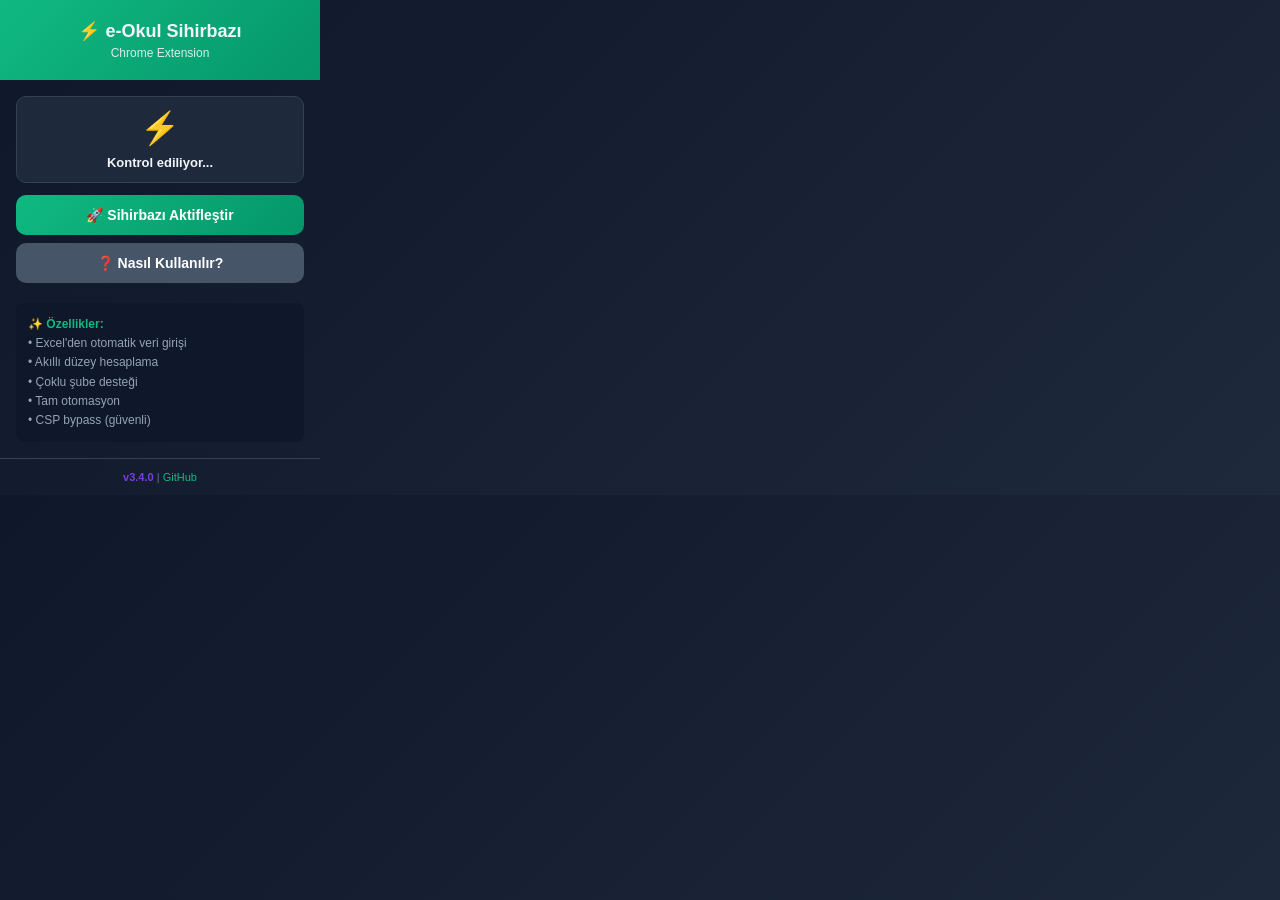
<file: extension/popup.html>
<!DOCTYPE html>
<html lang="tr">
<head>
    <meta charset="UTF-8">
    <meta name="viewport" content="width=device-width, initial-scale=1.0">
    <title>e-Okul Sihirbazı</title>
    <style>
        * {
            margin: 0;
            padding: 0;
            box-sizing: border-box;
        }
        
        body {
            width: 320px;
            font-family: 'Segoe UI', Tahoma, Geneva, Verdana, sans-serif;
            background: linear-gradient(135deg, #0f172a 0%, #1e293b 100%);
            color: #f1f5f9;
            padding: 0;
        }
        
        .header {
            background: linear-gradient(135deg, #10b981, #059669);
            padding: 20px;
            text-align: center;
        }
        
        .header h1 {
            font-size: 18px;
            font-weight: 700;
            margin-bottom: 4px;
        }
        
        .header p {
            font-size: 12px;
            opacity: 0.9;
        }
        
        .content {
            padding: 16px;
        }
        
        .status {
            background: #1e293b;
            border: 1px solid #334155;
            border-radius: 10px;
            padding: 12px;
            margin-bottom: 12px;
            text-align: center;
        }
        
        .status.active {
            border-color: #10b981;
            background: rgba(16, 185, 129, 0.1);
        }
        
        .status.inactive {
            border-color: #ef4444;
            background: rgba(239, 68, 68, 0.1);
        }
        
        .status-icon {
            font-size: 32px;
            margin-bottom: 8px;
        }
        
        .status-text {
            font-size: 13px;
            font-weight: 600;
        }
        
        .btn {
            width: 100%;
            background: linear-gradient(135deg, #10b981, #059669);
            color: white;
            border: none;
            border-radius: 10px;
            padding: 12px;
            font-size: 14px;
            font-weight: 700;
            cursor: pointer;
            margin-bottom: 8px;
            transition: all 0.3s ease;
        }
        
        .btn:hover {
            transform: translateY(-2px);
            box-shadow: 0 4px 12px rgba(16, 185, 129, 0.4);
        }
        
        .btn:active {
            transform: translateY(0);
        }
        
        .btn-secondary {
            background: #475569;
        }
        
        .btn-secondary:hover {
            box-shadow: 0 4px 12px rgba(71, 85, 105, 0.4);
        }
        
        .info {
            background: #0f172a;
            border-radius: 8px;
            padding: 12px;
            margin-top: 12px;
            font-size: 12px;
            line-height: 1.6;
            color: #94a3b8;
        }
        
        .info strong {
            color: #10b981;
        }
        
        .footer {
            text-align: center;
            padding: 12px;
            font-size: 11px;
            color: #64748b;
            border-top: 1px solid #334155;
        }
        
        .version {
            color: #7c3aed;
            font-weight: 700;
        }
    </style>
</head>
<body>
    <div class="header">
        <h1>⚡ e-Okul Sihirbazı</h1>
        <p>Chrome Extension</p>
    </div>
    
    <div class="content">
        <div class="status" id="status">
            <div class="status-icon">⚡</div>
            <div class="status-text">Kontrol ediliyor...</div>
        </div>
        
        <button class="btn" id="activateBtn">
            🚀 Sihirbazı Aktifleştir
        </button>
        
        <button class="btn btn-secondary" id="helpBtn">
            ❓ Nasıl Kullanılır?
        </button>
        
        <div class="info">
            <strong>✨ Özellikler:</strong><br>
            • Excel'den otomatik veri girişi<br>
            • Akıllı düzey hesaplama<br>
            • Çoklu şube desteği<br>
            • Tam otomasyon<br>
            • CSP bypass (güvenli)
        </div>
    </div>
    
    <div class="footer">
        <span class="version">v3.4.0</span> | 
        <a href="https://github.com/arizasahin-a11y/eokul-wizard" target="_blank" style="color: #10b981; text-decoration: none;">GitHub</a>
    </div>
    
    <script src="popup.js"></script>
</body>
</html>
</file>
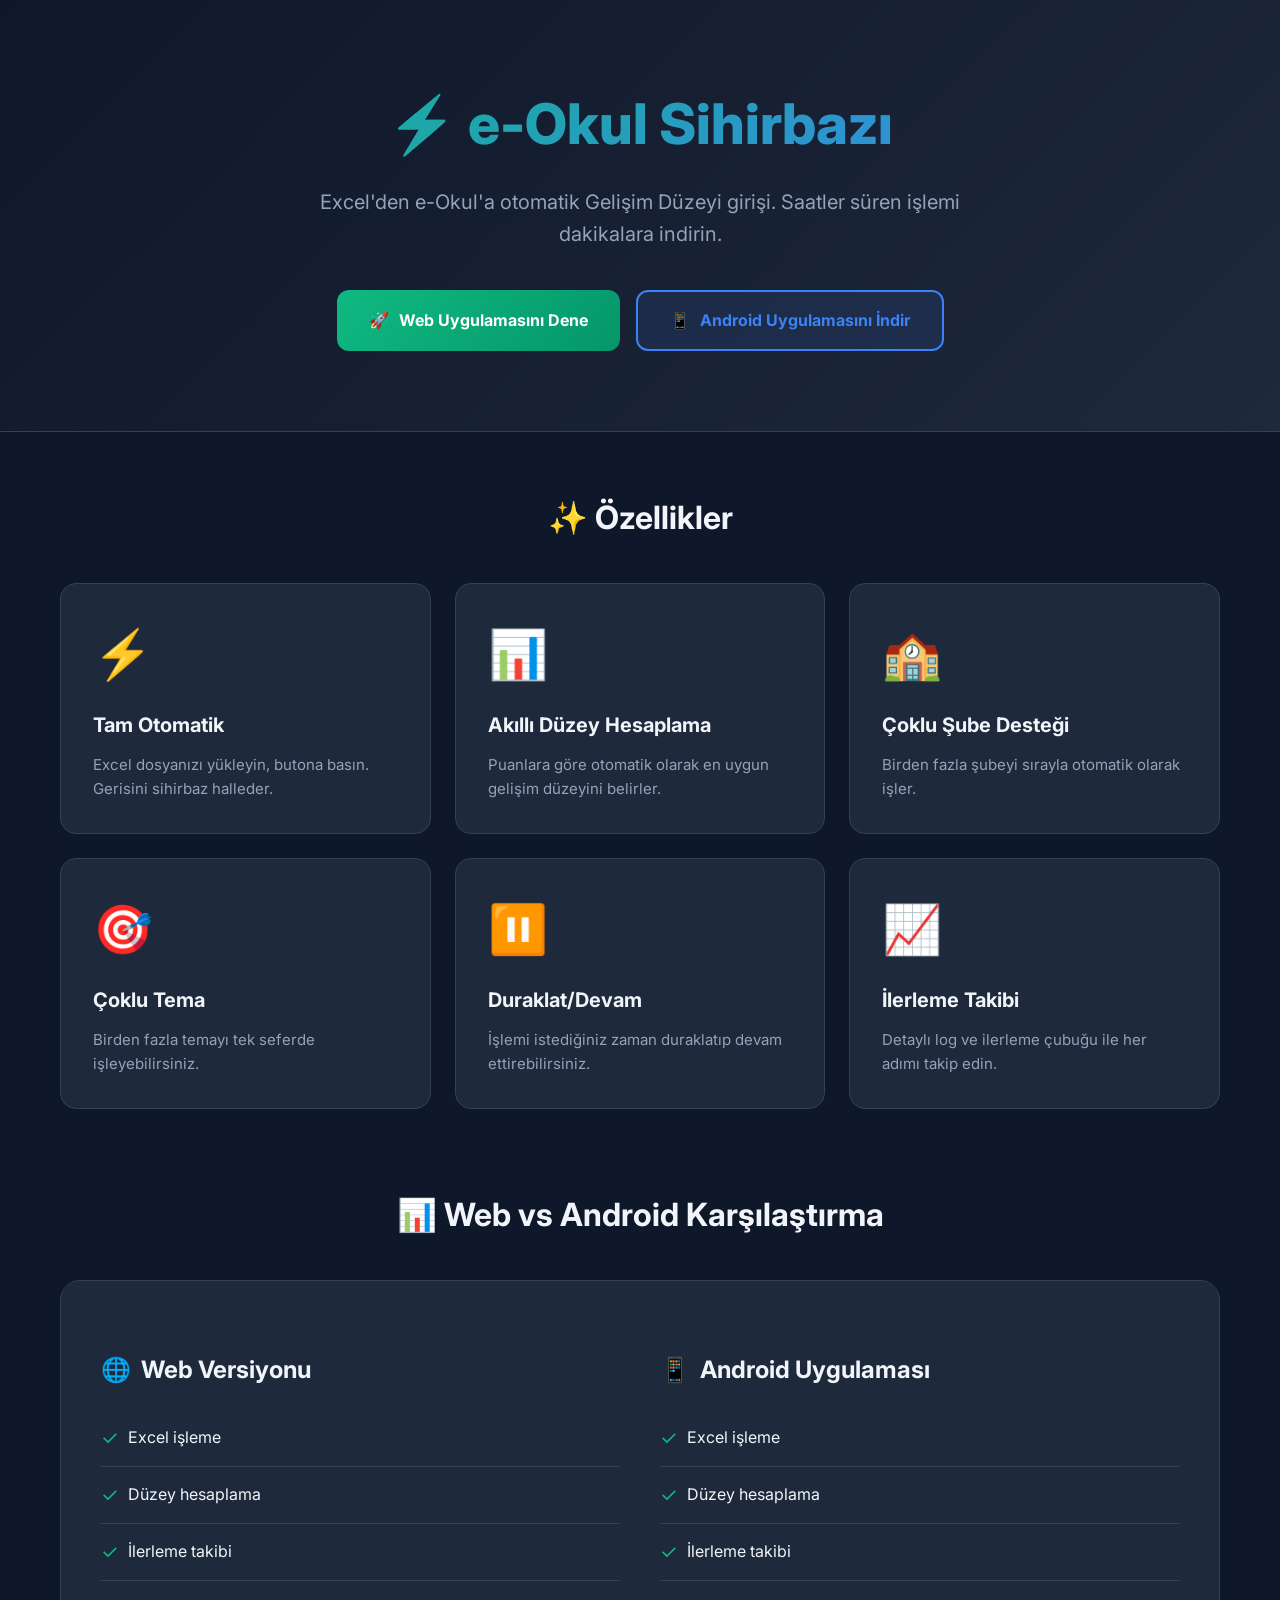
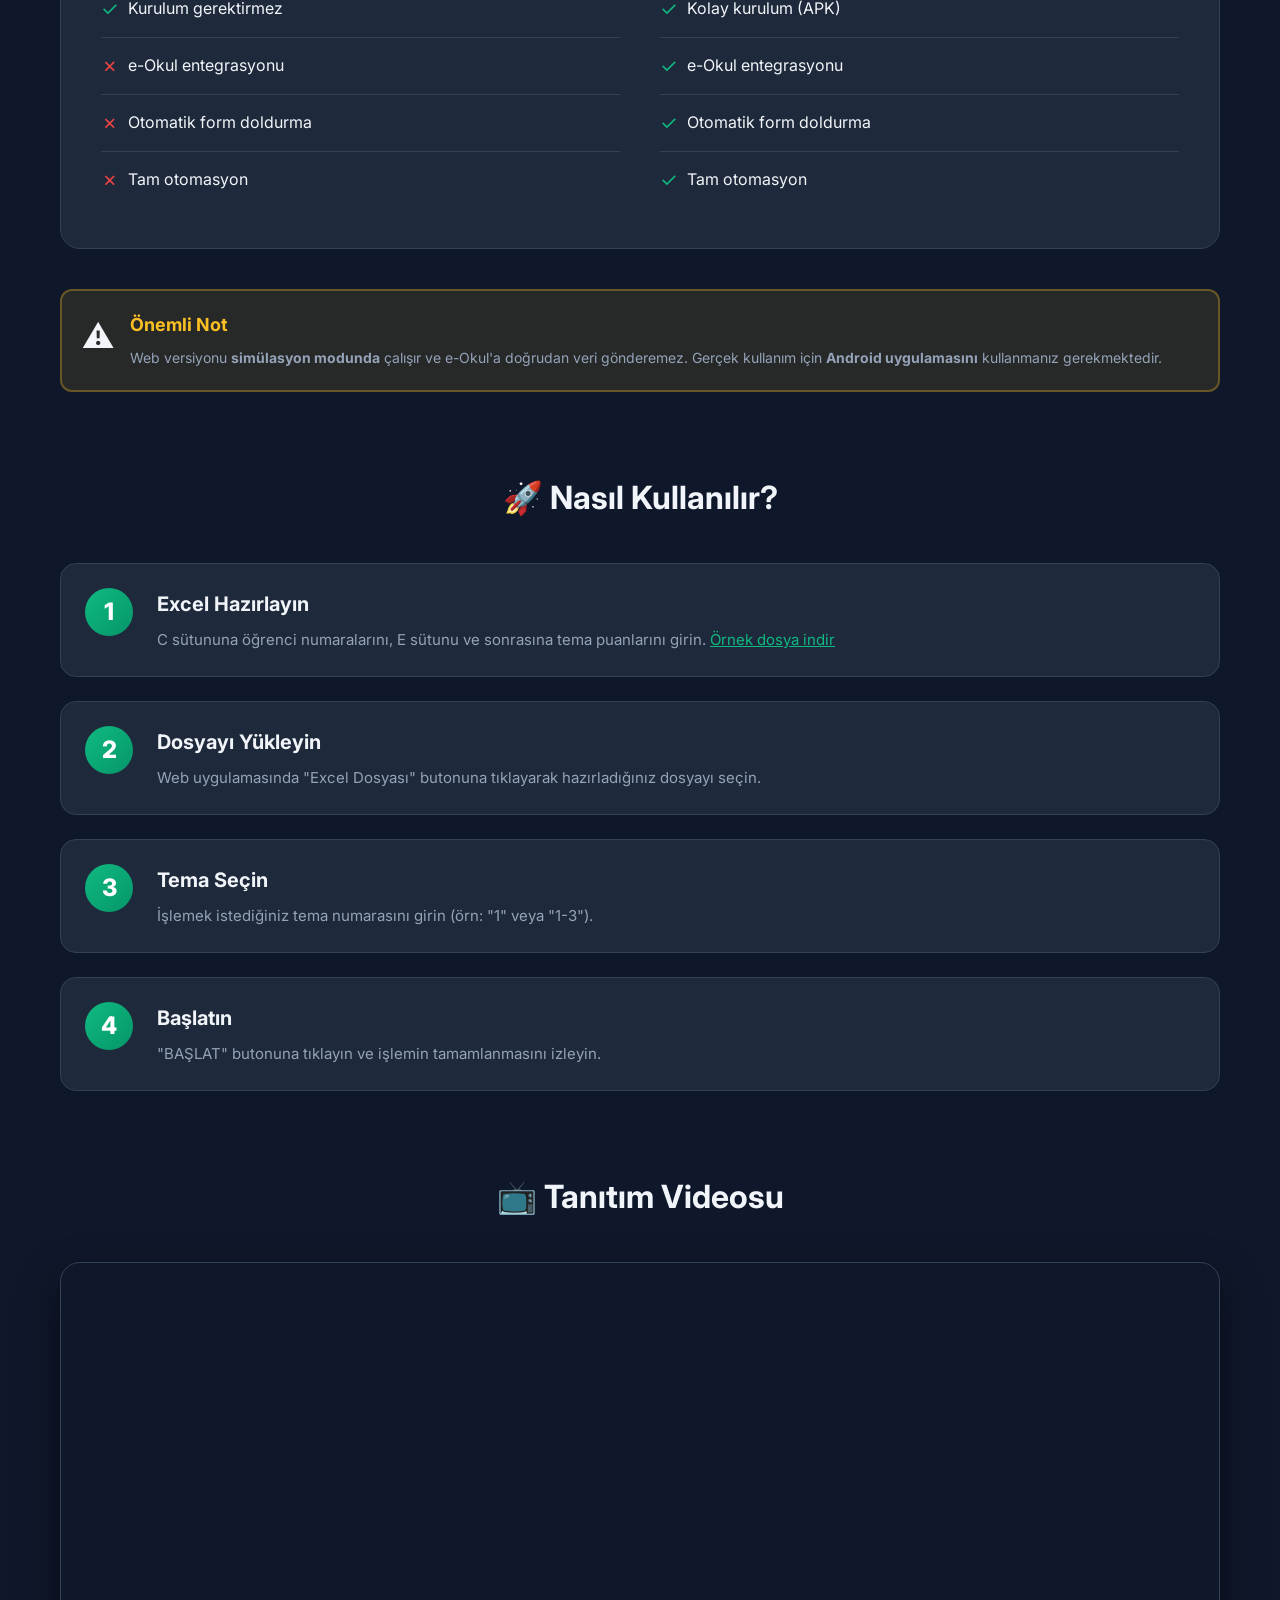
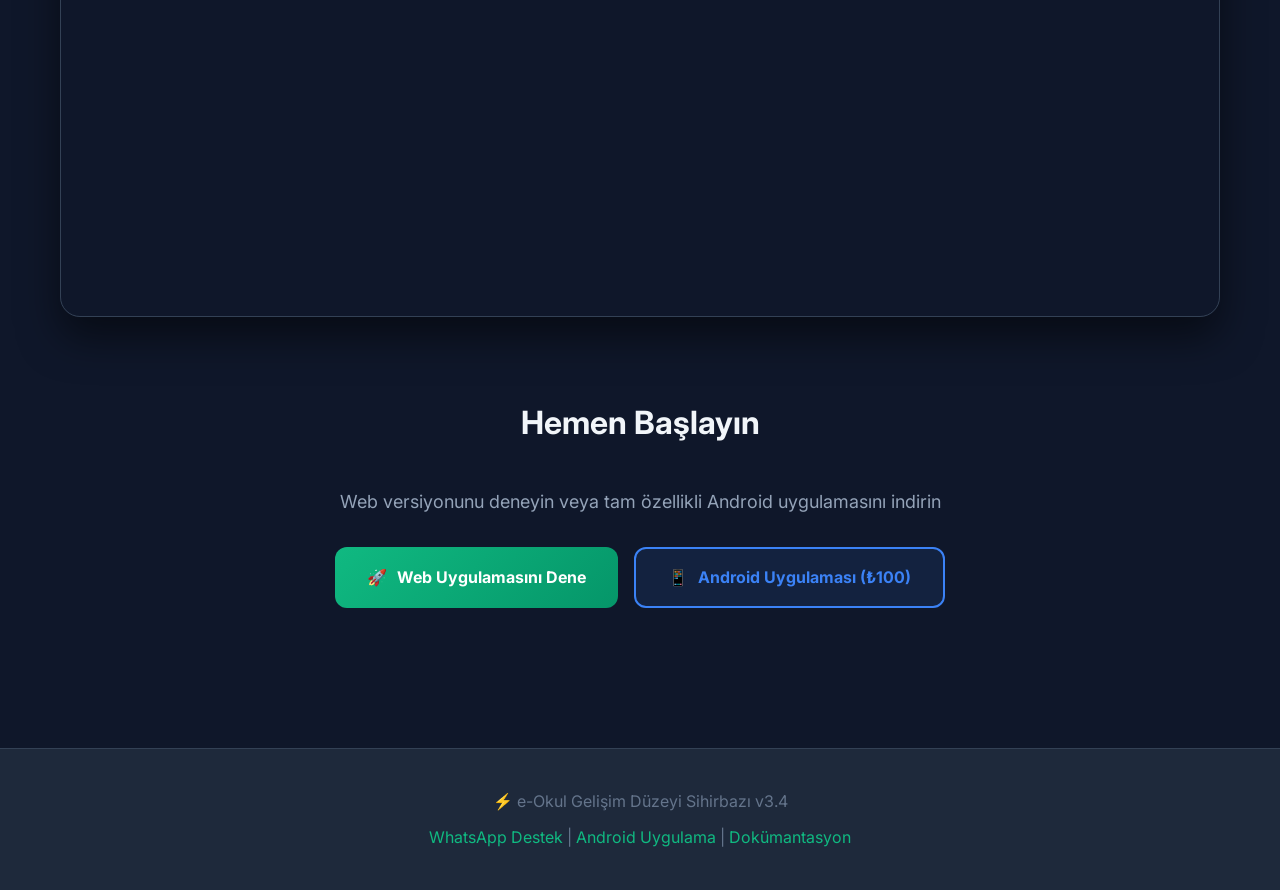
<file: web/demo.html>
<!DOCTYPE html>
<html lang="tr">
<head>
    <meta charset="UTF-8">
    <meta name="viewport" content="width=device-width, initial-scale=1.0">
    <title>e-Okul Sihirbazı - Web Demo</title>
    <link href="https://fonts.googleapis.com/css2?family=Inter:wght@400;500;600;700;800&display=swap" rel="stylesheet">
    <style>
        * { box-sizing: border-box; margin: 0; padding: 0; }
        
        body {
            font-family: 'Inter', sans-serif;
            background: #0f172a;
            color: #f1f5f9;
            line-height: 1.6;
        }

        .hero {
            background: linear-gradient(135deg, #0f172a 0%, #1e293b 100%);
            padding: 80px 20px;
            text-align: center;
            border-bottom: 1px solid #334155;
        }

        .hero h1 {
            font-size: clamp(32px, 6vw, 56px);
            font-weight: 800;
            margin-bottom: 16px;
            background: linear-gradient(135deg, #10b981, #3b82f6);
            -webkit-background-clip: text;
            background-clip: text;
            -webkit-text-fill-color: transparent;
        }

        .hero p {
            font-size: clamp(16px, 3vw, 20px);
            color: #94a3b8;
            max-width: 700px;
            margin: 0 auto 40px;
        }

        .cta-buttons {
            display: flex;
            gap: 16px;
            justify-content: center;
            flex-wrap: wrap;
        }

        .btn {
            padding: 16px 32px;
            border-radius: 12px;
            font-size: 16px;
            font-weight: 700;
            text-decoration: none;
            transition: all 0.3s ease;
            display: inline-flex;
            align-items: center;
            gap: 10px;
        }

        .btn-primary {
            background: linear-gradient(135deg, #10b981, #059669);
            color: white;
        }

        .btn-primary:hover {
            transform: translateY(-2px);
            box-shadow: 0 10px 25px rgba(16, 185, 129, 0.4);
        }

        .btn-secondary {
            background: rgba(59, 130, 246, 0.1);
            color: #3b82f6;
            border: 2px solid #3b82f6;
        }

        .btn-secondary:hover {
            background: #3b82f6;
            color: white;
        }

        .container {
            max-width: 1200px;
            margin: 0 auto;
            padding: 60px 20px;
        }

        .section {
            margin-bottom: 80px;
        }

        .section h2 {
            font-size: 32px;
            font-weight: 700;
            margin-bottom: 40px;
            text-align: center;
        }

        .features-grid {
            display: grid;
            grid-template-columns: repeat(auto-fit, minmax(280px, 1fr));
            gap: 24px;
        }

        .feature-card {
            background: #1e293b;
            border: 1px solid #334155;
            border-radius: 16px;
            padding: 32px;
            transition: all 0.3s ease;
        }

        .feature-card:hover {
            transform: translateY(-4px);
            box-shadow: 0 20px 40px rgba(0, 0, 0, 0.5);
            border-color: #10b981;
        }

        .feature-icon {
            font-size: 48px;
            margin-bottom: 16px;
        }

        .feature-card h3 {
            font-size: 20px;
            font-weight: 700;
            margin-bottom: 12px;
            color: #f1f5f9;
        }

        .feature-card p {
            color: #94a3b8;
            font-size: 15px;
        }

        .comparison {
            background: #1e293b;
            border: 1px solid #334155;
            border-radius: 20px;
            padding: 40px;
            margin: 40px 0;
        }

        .comparison-grid {
            display: grid;
            grid-template-columns: 1fr 1fr;
            gap: 40px;
            margin-top: 30px;
        }

        @media (max-width: 768px) {
            .comparison-grid {
                grid-template-columns: 1fr;
            }
        }

        .comparison-column h3 {
            font-size: 24px;
            margin-bottom: 20px;
            display: flex;
            align-items: center;
            gap: 10px;
        }

        .comparison-column ul {
            list-style: none;
            padding: 0;
        }

        .comparison-column li {
            padding: 12px 0;
            border-bottom: 1px solid #334155;
            display: flex;
            align-items: center;
            gap: 10px;
        }

        .comparison-column li:last-child {
            border-bottom: none;
        }

        .check {
            color: #10b981;
            font-size: 20px;
        }

        .cross {
            color: #ef4444;
            font-size: 20px;
        }

        .video-container {
            position: relative;
            padding-bottom: 56.25%;
            height: 0;
            overflow: hidden;
            border-radius: 20px;
            box-shadow: 0 20px 40px rgba(0, 0, 0, 0.5);
            border: 1px solid #334155;
        }

        .video-container iframe {
            position: absolute;
            top: 0;
            left: 0;
            width: 100%;
            height: 100%;
            border: none;
        }

        .steps {
            display: grid;
            gap: 24px;
        }

        .step {
            display: flex;
            gap: 24px;
            align-items: flex-start;
            background: #1e293b;
            border: 1px solid #334155;
            border-radius: 16px;
            padding: 24px;
        }

        .step-number {
            background: linear-gradient(135deg, #10b981, #059669);
            color: white;
            width: 48px;
            height: 48px;
            border-radius: 50%;
            display: flex;
            align-items: center;
            justify-content: center;
            font-size: 24px;
            font-weight: 800;
            flex-shrink: 0;
        }

        .step-content h3 {
            font-size: 20px;
            margin-bottom: 8px;
            color: #f1f5f9;
        }

        .step-content p {
            color: #94a3b8;
            font-size: 15px;
        }

        .alert {
            background: rgba(251, 191, 36, 0.1);
            border: 2px solid rgba(251, 191, 36, 0.3);
            border-radius: 12px;
            padding: 20px;
            margin: 30px 0;
            display: flex;
            gap: 16px;
            align-items: flex-start;
        }

        .alert-icon {
            font-size: 32px;
            flex-shrink: 0;
        }

        .alert-content h3 {
            color: #fbbf24;
            font-size: 18px;
            margin-bottom: 8px;
        }

        .alert-content p {
            color: #94a3b8;
            font-size: 14px;
        }

        .footer {
            background: #1e293b;
            border-top: 1px solid #334155;
            padding: 40px 20px;
            text-align: center;
            color: #64748b;
        }

        .footer a {
            color: #10b981;
            text-decoration: none;
        }

        .footer a:hover {
            text-decoration: underline;
        }
    </style>
</head>
<body>
    <div class="hero">
        <h1>⚡ e-Okul Sihirbazı</h1>
        <p>Excel'den e-Okul'a otomatik Gelişim Düzeyi girişi. Saatler süren işlemi dakikalara indirin.</p>
        <div class="cta-buttons">
            <a href="index.html" class="btn btn-primary">
                <span>🚀</span>
                <span>Web Uygulamasını Dene</span>
            </a>
            <a href="../docs/index.html" class="btn btn-secondary">
                <span>📱</span>
                <span>Android Uygulamasını İndir</span>
            </a>
        </div>
    </div>

    <div class="container">
        <!-- Özellikler -->
        <div class="section">
            <h2>✨ Özellikler</h2>
            <div class="features-grid">
                <div class="feature-card">
                    <div class="feature-icon">⚡</div>
                    <h3>Tam Otomatik</h3>
                    <p>Excel dosyanızı yükleyin, butona basın. Gerisini sihirbaz halleder.</p>
                </div>
                <div class="feature-card">
                    <div class="feature-icon">📊</div>
                    <h3>Akıllı Düzey Hesaplama</h3>
                    <p>Puanlara göre otomatik olarak en uygun gelişim düzeyini belirler.</p>
                </div>
                <div class="feature-card">
                    <div class="feature-icon">🏫</div>
                    <h3>Çoklu Şube Desteği</h3>
                    <p>Birden fazla şubeyi sırayla otomatik olarak işler.</p>
                </div>
                <div class="feature-card">
                    <div class="feature-icon">🎯</div>
                    <h3>Çoklu Tema</h3>
                    <p>Birden fazla temayı tek seferde işleyebilirsiniz.</p>
                </div>
                <div class="feature-card">
                    <div class="feature-icon">⏸️</div>
                    <h3>Duraklat/Devam</h3>
                    <p>İşlemi istediğiniz zaman duraklatıp devam ettirebilirsiniz.</p>
                </div>
                <div class="feature-card">
                    <div class="feature-icon">📈</div>
                    <h3>İlerleme Takibi</h3>
                    <p>Detaylı log ve ilerleme çubuğu ile her adımı takip edin.</p>
                </div>
            </div>
        </div>

        <!-- Karşılaştırma -->
        <div class="section">
            <h2>📊 Web vs Android Karşılaştırma</h2>
            <div class="comparison">
                <div class="comparison-grid">
                    <div class="comparison-column">
                        <h3>
                            <span>🌐</span>
                            <span>Web Versiyonu</span>
                        </h3>
                        <ul>
                            <li><span class="check">✓</span> Excel işleme</li>
                            <li><span class="check">✓</span> Düzey hesaplama</li>
                            <li><span class="check">✓</span> İlerleme takibi</li>
                            <li><span class="check">✓</span> Kurulum gerektirmez</li>
                            <li><span class="cross">✗</span> e-Okul entegrasyonu</li>
                            <li><span class="cross">✗</span> Otomatik form doldurma</li>
                            <li><span class="cross">✗</span> Tam otomasyon</li>
                        </ul>
                    </div>
                    <div class="comparison-column">
                        <h3>
                            <span>📱</span>
                            <span>Android Uygulaması</span>
                        </h3>
                        <ul>
                            <li><span class="check">✓</span> Excel işleme</li>
                            <li><span class="check">✓</span> Düzey hesaplama</li>
                            <li><span class="check">✓</span> İlerleme takibi</li>
                            <li><span class="check">✓</span> Kolay kurulum (APK)</li>
                            <li><span class="check">✓</span> e-Okul entegrasyonu</li>
                            <li><span class="check">✓</span> Otomatik form doldurma</li>
                            <li><span class="check">✓</span> Tam otomasyon</li>
                        </ul>
                    </div>
                </div>
            </div>

            <div class="alert">
                <div class="alert-icon">⚠️</div>
                <div class="alert-content">
                    <h3>Önemli Not</h3>
                    <p>
                        Web versiyonu <strong>simülasyon modunda</strong> çalışır ve e-Okul'a doğrudan veri gönderemez. 
                        Gerçek kullanım için <strong>Android uygulamasını</strong> kullanmanız gerekmektedir.
                    </p>
                </div>
            </div>
        </div>

        <!-- Nasıl Kullanılır -->
        <div class="section">
            <h2>🚀 Nasıl Kullanılır?</h2>
            <div class="steps">
                <div class="step">
                    <div class="step-number">1</div>
                    <div class="step-content">
                        <h3>Excel Hazırlayın</h3>
                        <p>
                            C sütununa öğrenci numaralarını, E sütunu ve sonrasına tema puanlarını girin. 
                            <a href="sample-data.html" style="color: #10b981;">Örnek dosya indir</a>
                        </p>
                    </div>
                </div>
                <div class="step">
                    <div class="step-number">2</div>
                    <div class="step-content">
                        <h3>Dosyayı Yükleyin</h3>
                        <p>Web uygulamasında "Excel Dosyası" butonuna tıklayarak hazırladığınız dosyayı seçin.</p>
                    </div>
                </div>
                <div class="step">
                    <div class="step-number">3</div>
                    <div class="step-content">
                        <h3>Tema Seçin</h3>
                        <p>İşlemek istediğiniz tema numarasını girin (örn: "1" veya "1-3").</p>
                    </div>
                </div>
                <div class="step">
                    <div class="step-number">4</div>
                    <div class="step-content">
                        <h3>Başlatın</h3>
                        <p>"BAŞLAT" butonuna tıklayın ve işlemin tamamlanmasını izleyin.</p>
                    </div>
                </div>
            </div>
        </div>

        <!-- Video -->
        <div class="section">
            <h2>📺 Tanıtım Videosu</h2>
            <div class="video-container">
                <iframe 
                    src="https://www.youtube.com/embed/xi7zfdxHFIE" 
                    title="e-Okul Sihirbazı Tanıtım" 
                    allow="accelerometer; autoplay; clipboard-write; encrypted-media; gyroscope; picture-in-picture" 
                    allowfullscreen>
                </iframe>
            </div>
        </div>

        <!-- CTA -->
        <div class="section" style="text-align: center;">
            <h2>Hemen Başlayın</h2>
            <p style="color: #94a3b8; margin-bottom: 30px; font-size: 18px;">
                Web versiyonunu deneyin veya tam özellikli Android uygulamasını indirin
            </p>
            <div class="cta-buttons">
                <a href="index.html" class="btn btn-primary">
                    <span>🚀</span>
                    <span>Web Uygulamasını Dene</span>
                </a>
                <a href="../docs/index.html" class="btn btn-secondary">
                    <span>📱</span>
                    <span>Android Uygulaması (₺100)</span>
                </a>
            </div>
        </div>
    </div>

    <div class="footer">
        <p>⚡ e-Okul Gelişim Düzeyi Sihirbazı v3.4</p>
        <p style="margin-top: 10px;">
            <a href="https://wa.me/905063705528">WhatsApp Destek</a> | 
            <a href="../docs/index.html">Android Uygulama</a> | 
            <a href="README.md">Dokümantasyon</a>
        </p>
    </div>
</body>
</html>
</file>
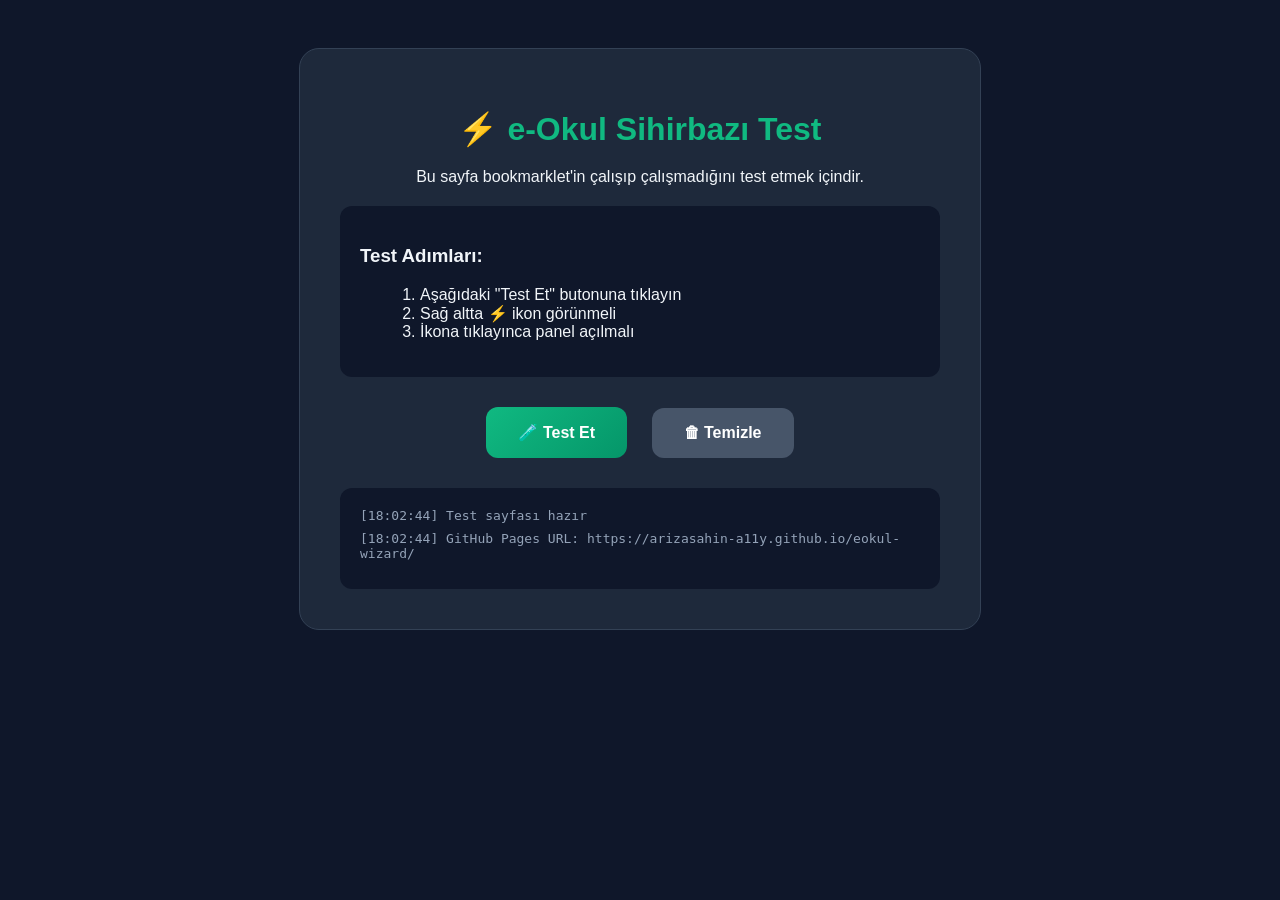
<file: web/test.html>
<!DOCTYPE html>
<html lang="tr">
<head>
    <meta charset="UTF-8">
    <meta name="viewport" content="width=device-width, initial-scale=1.0">
    <title>Test - e-Okul Sihirbazı</title>
    <style>
        body {
            font-family: 'Segoe UI', sans-serif;
            background: #0f172a;
            color: #f1f5f9;
            padding: 40px 20px;
            text-align: center;
        }
        .container {
            max-width: 600px;
            margin: 0 auto;
            background: #1e293b;
            padding: 40px;
            border-radius: 20px;
            border: 1px solid #334155;
        }
        h1 {
            color: #10b981;
            margin-bottom: 20px;
        }
        .btn {
            display: inline-block;
            background: linear-gradient(135deg, #10b981, #059669);
            color: white;
            padding: 16px 32px;
            border-radius: 12px;
            text-decoration: none;
            font-weight: 700;
            margin: 10px;
            cursor: pointer;
            border: none;
            font-size: 16px;
        }
        .btn:hover {
            transform: translateY(-2px);
            box-shadow: 0 10px 25px rgba(16, 185, 129, 0.4);
        }
        .info {
            background: #0f172a;
            padding: 20px;
            border-radius: 12px;
            margin: 20px 0;
            text-align: left;
        }
        .success {
            color: #10b981;
        }
        .error {
            color: #ef4444;
        }
        #log {
            background: #0f172a;
            padding: 20px;
            border-radius: 12px;
            margin-top: 20px;
            text-align: left;
            font-family: monospace;
            font-size: 13px;
            max-height: 300px;
            overflow-y: auto;
        }
    </style>
</head>
<body>
    <div class="container">
        <h1>⚡ e-Okul Sihirbazı Test</h1>
        <p>Bu sayfa bookmarklet'in çalışıp çalışmadığını test etmek içindir.</p>

        <div class="info">
            <h3>Test Adımları:</h3>
            <ol style="margin-left: 20px;">
                <li>Aşağıdaki "Test Et" butonuna tıklayın</li>
                <li>Sağ altta ⚡ ikon görünmeli</li>
                <li>İkona tıklayınca panel açılmalı</li>
            </ol>
        </div>

        <button class="btn" onclick="testBookmarklet()">🧪 Test Et</button>
        <button class="btn" onclick="clearLog()" style="background: #475569;">🗑 Temizle</button>

        <div id="log"></div>
    </div>

    <script>
        function log(msg, type = 'info') {
            const logDiv = document.getElementById('log');
            const time = new Date().toLocaleTimeString('tr-TR');
            const color = type === 'success' ? '#10b981' : type === 'error' ? '#ef4444' : '#94a3b8';
            logDiv.innerHTML += `<div style="color: ${color}; margin-bottom: 8px;">[${time}] ${msg}</div>`;
            logDiv.scrollTop = logDiv.scrollHeight;
        }

        function clearLog() {
            document.getElementById('log').innerHTML = '';
        }

        function testBookmarklet() {
            log('Test başlatılıyor...', 'info');
            log('Standalone script yükleniyor...', 'info');
            
            fetch('https://arizasahin-a11y.github.io/eokul-wizard/web/wizard-standalone.js')
                .then(r => r.text())
                .then(code => {
                    log('✅ Script indirildi, boyut: ' + code.length + ' byte', 'success');
                    log('Script çalıştırılıyor...', 'info');
                    eval(code);
                    log('✅ Test başarılı! Sağ altta ⚡ ikon görünmeli.', 'success');
                })
                .catch(err => {
                    log('❌ Script yüklenemedi: ' + err.message, 'error');
                    log('GitHub Pages aktif değil olabilir.', 'error');
                });
        }

        // Sayfa yüklendiğinde bilgi ver
        window.onload = function() {
            log('Test sayfası hazır', 'info');
            log('GitHub Pages URL: https://arizasahin-a11y.github.io/eokul-wizard/', 'info');
        };
    </script>
</body>
</html>
</file>
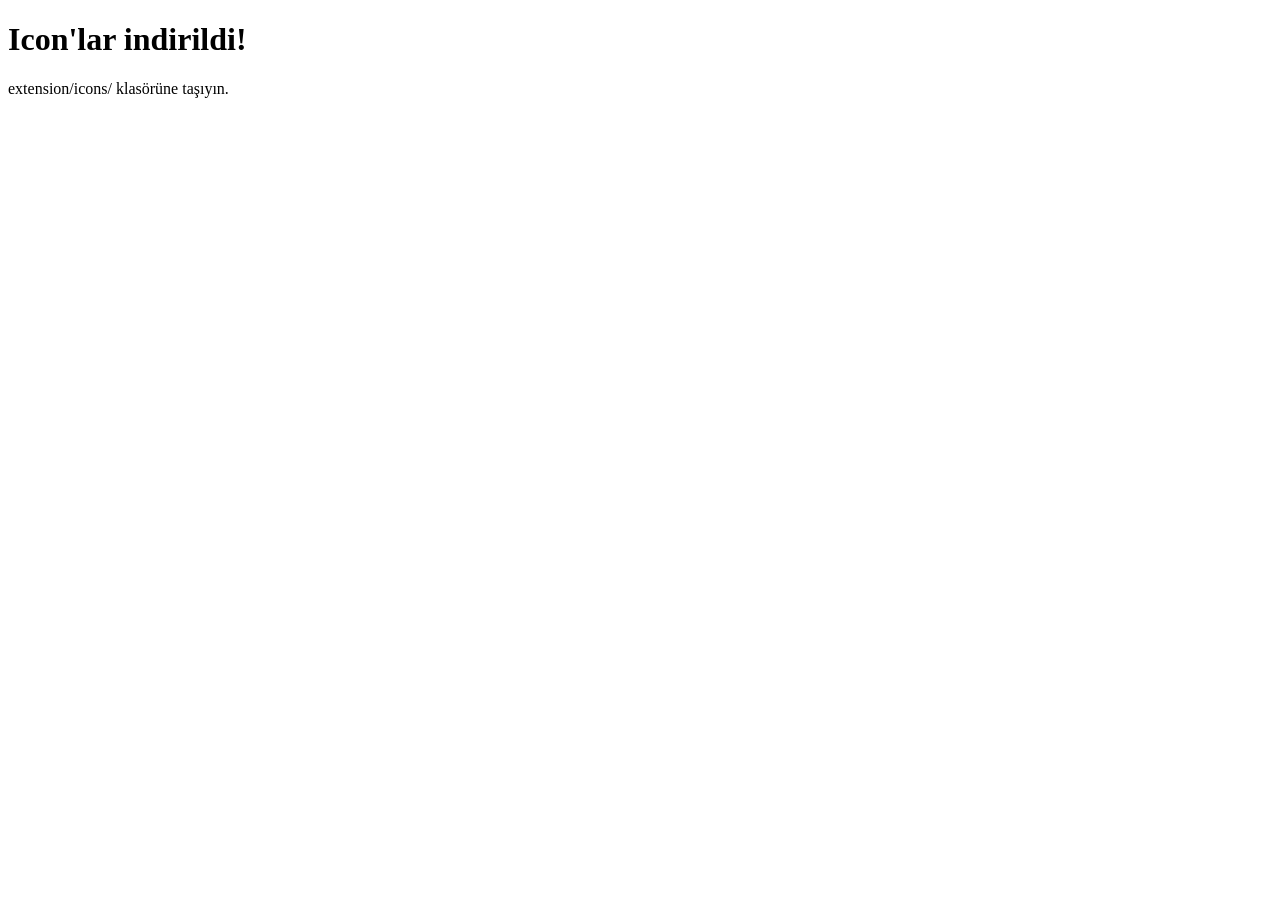
<file: extension/icons/create-icons.html>
<!DOCTYPE html>
<html>
<head>
    <title>Icon Generator</title>
</head>
<body>
    <canvas id="canvas"></canvas>
    <script>
        // Icon boyutları
        const sizes = [16, 32, 48, 128];
        
        sizes.forEach(size => {
            const canvas = document.createElement('canvas');
            canvas.width = size;
            canvas.height = size;
            const ctx = canvas.getContext('2d');
            
            // Gradient arka plan
            const gradient = ctx.createLinearGradient(0, 0, size, size);
            gradient.addColorStop(0, '#10b981');
            gradient.addColorStop(1, '#059669');
            ctx.fillStyle = gradient;
            ctx.fillRect(0, 0, size, size);
            
            // Şimşek simgesi
            ctx.fillStyle = '#ffffff';
            ctx.font = `bold ${size * 0.6}px Arial`;
            ctx.textAlign = 'center';
            ctx.textBaseline = 'middle';
            ctx.fillText('⚡', size / 2, size / 2);
            
            // İndir
            canvas.toBlob(blob => {
                const url = URL.createObjectURL(blob);
                const a = document.createElement('a');
                a.href = url;
                a.download = `icon${size}.png`;
                a.click();
            });
        });
        
        document.body.innerHTML = '<h1>Icon\'lar indirildi!</h1><p>extension/icons/ klasörüne taşıyın.</p>';
    </script>
</body>
</html>
</file>
